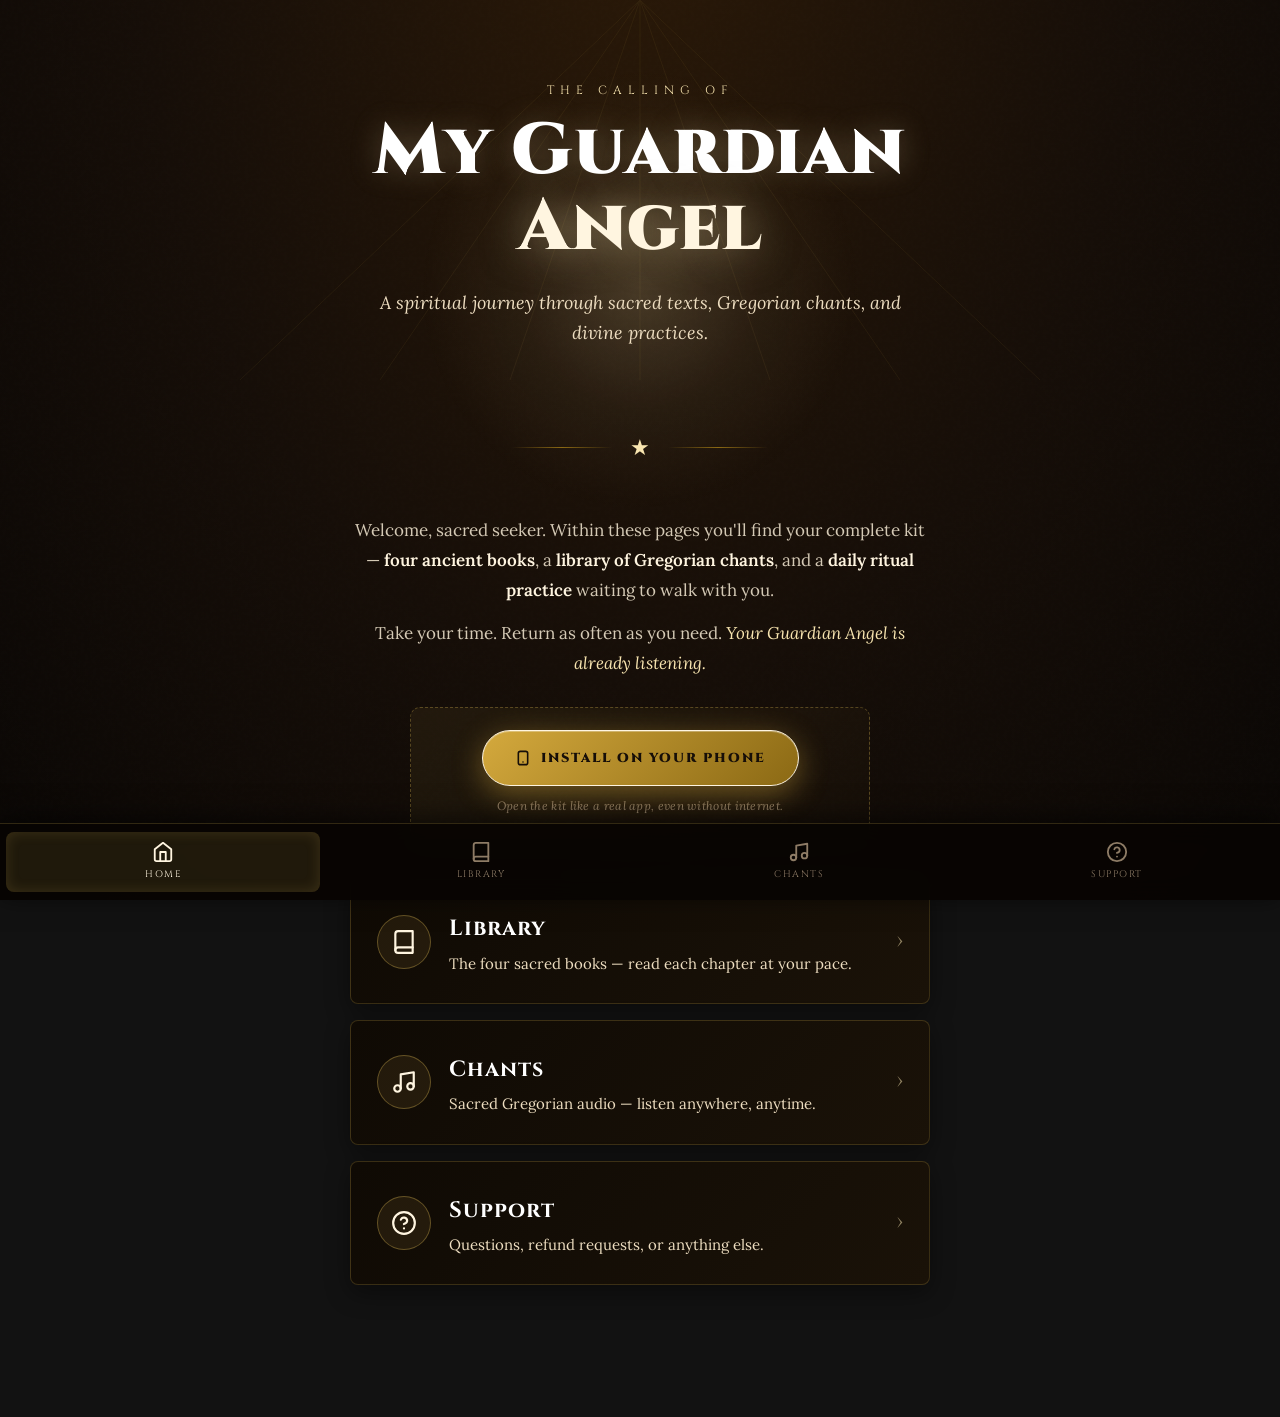
<file: index.html>
<!DOCTYPE html>
<html lang="en">
<head>
<meta charset="UTF-8">
<meta name="viewport" content="width=device-width, initial-scale=1.0">
<meta name="color-scheme" content="dark">
<meta name="theme-color" content="#160E08">
<meta name="apple-mobile-web-app-capable" content="yes">
<meta name="apple-mobile-web-app-status-bar-style" content="black-translucent">
<meta name="apple-mobile-web-app-title" content="My Angel">
<link rel="manifest" href="manifest.json">
<link rel="apple-touch-icon" href="apple-touch-icon.png">
<link rel="icon" type="image/png" sizes="32x32" href="favicon-32.png">
<title>The Calling of My Angel — A spiritual journey</title>
<meta property="og:title" content="The Calling of My Angel">
<meta property="og:description" content="A spiritual journey through sacred texts, Gregorian chants, and divine practices.">
<link rel="preconnect" href="https://fonts.googleapis.com">
<link rel="preconnect" href="https://fonts.gstatic.com" crossorigin>
<link href="https://fonts.googleapis.com/css2?family=Cinzel:wght@700;900&family=Lora:ital,wght@0,400;0,600;1,400&display=swap" rel="stylesheet">
<link rel="stylesheet" href="css/style.css">
</head>
<body>

<div class="dust" aria-hidden="true">
  <span></span><span></span><span></span><span></span><span></span><span></span>
  <span></span><span></span><span></span><span></span><span></span><span></span>
</div>

<svg class="rays" viewBox="0 0 800 380" xmlns="http://www.w3.org/2000/svg">
  <g transform="translate(400,0)">
    <line x1="0" y1="0" x2="-400" y2="380" stroke="#C9A84C" stroke-width="1"/>
    <line x1="0" y1="0" x2="-260" y2="380" stroke="#C9A84C" stroke-width="1"/>
    <line x1="0" y1="0" x2="-130" y2="380" stroke="#C9A84C" stroke-width="1"/>
    <line x1="0" y1="0" x2="0"    y2="380" stroke="#C9A84C" stroke-width="1"/>
    <line x1="0" y1="0" x2="130"  y2="380" stroke="#C9A84C" stroke-width="1"/>
    <line x1="0" y1="0" x2="260"  y2="380" stroke="#C9A84C" stroke-width="1"/>
    <line x1="0" y1="0" x2="400"  y2="380" stroke="#C9A84C" stroke-width="1"/>
  </g>
</svg>

<main class="shell">
  <header class="page-header">
    <p class="page-eyebrow">The Calling of</p>
    <h1 class="page-title">My Guardian <span class="accent">Angel</span></h1>
    <p class="page-sub">A spiritual journey through sacred texts, Gregorian chants, and divine practices.</p>
  </header>

  <div class="star-divider"><span>★</span></div>

  <!-- BRIEFING -->
  <section class="briefing">
    <p>
      Welcome, sacred seeker. Within these pages you'll find your complete kit —
      <strong>four ancient books</strong>, a <strong>library of Gregorian chants</strong>,
      and a <strong>daily ritual practice</strong> waiting to walk with you.
    </p>
    <p>
      Take your time. Return as often as you need.
      <em>Your Guardian Angel is already listening.</em>
    </p>
  </section>

  <!-- INSTALL APP — hidden when running as PWA -->
  <section class="install-cta" id="installCta">
    <button class="download-btn" id="installBtn" type="button">
      <svg width="18" height="18" viewBox="0 0 24 24" fill="none" stroke="currentColor" stroke-width="2.4" stroke-linecap="round" stroke-linejoin="round"><rect x="5" y="2" width="14" height="20" rx="3"/><line x1="12" y1="18" x2="12.01" y2="18"/></svg>
      Install on Your Phone
    </button>
    <p class="install-cta-note" id="installNote">Open the kit like a real app, even without internet.</p>
  </section>

  <!-- 3 MAIN HUB CARDS -->
  <section class="home-cards">
    <a class="home-card home-card-hero" href="library/index.html">
      <span class="home-card-icon">
        <svg viewBox="0 0 24 24" fill="none" stroke="currentColor" stroke-width="2" stroke-linecap="round" stroke-linejoin="round"><path d="M4 19.5A2.5 2.5 0 0 1 6.5 17H20"/><path d="M6.5 2H20v20H6.5A2.5 2.5 0 0 1 4 19.5v-15A2.5 2.5 0 0 1 6.5 2z"/></svg>
      </span>
      <div class="home-card-body">
        <h2 class="home-card-title">Library</h2>
        <p class="home-card-desc">The four sacred books — read each chapter at your pace.</p>
      </div>
      <span class="home-card-arrow">›</span>
    </a>

    <a class="home-card home-card-hero" href="chants/index.html">
      <span class="home-card-icon">
        <svg viewBox="0 0 24 24" fill="none" stroke="currentColor" stroke-width="2" stroke-linecap="round" stroke-linejoin="round"><path d="M9 18V5l12-2v13"/><circle cx="6" cy="18" r="3"/><circle cx="18" cy="16" r="3"/></svg>
      </span>
      <div class="home-card-body">
        <h2 class="home-card-title">Chants</h2>
        <p class="home-card-desc">Sacred Gregorian audio — listen anywhere, anytime.</p>
      </div>
      <span class="home-card-arrow">›</span>
    </a>

    <a class="home-card home-card-hero" href="support/index.html">
      <span class="home-card-icon">
        <svg viewBox="0 0 24 24" fill="none" stroke="currentColor" stroke-width="2" stroke-linecap="round" stroke-linejoin="round"><circle cx="12" cy="12" r="10"/><path d="M9.09 9a3 3 0 0 1 5.83 1c0 2-3 3-3 3"/><line x1="12" y1="17" x2="12.01" y2="17"/></svg>
      </span>
      <div class="home-card-body">
        <h2 class="home-card-title">Support</h2>
        <p class="home-card-desc">Questions, refund requests, or anything else.</p>
      </div>
      <span class="home-card-arrow">›</span>
    </a>
  </section>

</main>

<style>
  .briefing {
    max-width: 580px; margin: 0 auto 28px;
    text-align: center;
    font-family: 'Lora', Georgia, serif;
    font-size: clamp(15px, 2vw, 17px);
    line-height: 1.75;
    color: #D4C9B5;
  }
  .briefing p { margin-bottom: 14px; }
  .briefing p:last-child { margin-bottom: 0; }
  .briefing strong { color: var(--gold-light); font-weight: 600; }
  .briefing em { color: var(--gold); font-style: italic; }

  .install-cta {
    max-width: 460px; margin: 0 auto 40px;
    text-align: center;
    padding: 22px 18px;
    background: linear-gradient(135deg, rgba(201,168,76,0.08), rgba(201,168,76,0.02));
    border: 1px dashed rgba(201,168,76,0.35);
    border-radius: 10px;
  }
  .install-cta .download-btn { margin-bottom: 10px; }
  .install-cta-note {
    font-size: 12px; color: #8E7C66; font-style: italic;
    letter-spacing: 0.3px;
  }
  body.is-pwa .install-cta { display: none; }

  /* ===== iOS install guide ===== */
  .ios-guide {
    text-align: left;
    animation: iosGuideIn 0.4s ease-out;
  }
  @keyframes iosGuideIn { from { opacity: 0; transform: translateY(-8px); } to { opacity: 1; transform: translateY(0); } }
  .ios-guide-title {
    font-family: 'Cinzel', serif; font-size: 13px; letter-spacing: 3px;
    text-transform: uppercase; color: var(--gold);
    text-align: center; margin-bottom: 18px;
    text-shadow: 0 0 10px rgba(248,229,176,0.4);
  }
  .ios-guide-steps {
    list-style: none; padding: 0; margin: 0 0 18px;
    display: flex; flex-direction: column; gap: 14px;
  }
  .ios-guide-steps li {
    display: flex; align-items: flex-start; gap: 12px;
    font-family: 'Lora', serif; font-size: 14px;
    line-height: 1.55; color: var(--cream);
  }
  .ios-step-num {
    flex: 0 0 28px; height: 28px;
    border-radius: 50%;
    background: linear-gradient(135deg, var(--gold-light) 0%, var(--gold-warm, #D4A93D) 100%);
    color: #160E08;
    display: flex; align-items: center; justify-content: center;
    font-family: 'Cinzel', serif; font-weight: 900; font-size: 13px;
    box-shadow: 0 0 12px rgba(248,229,176,0.5);
  }
  .ios-step-text strong { color: var(--gold-light); }
  .ios-share-icon {
    display: inline-flex; align-items: center; justify-content: center;
    width: 26px; height: 26px;
    border-radius: 5px;
    background: rgba(0,122,255,0.18);
    border: 1px solid rgba(0,122,255,0.6);
    color: #4DA3FF;
    vertical-align: middle;
    margin: 0 3px;
  }
  .ios-guide-arrows {
    display: flex; justify-content: center; gap: 8px;
    margin: 4px 0 8px;
    font-size: 26px; color: var(--gold-light);
    text-shadow: 0 0 14px rgba(248,229,176,0.6);
  }
  .ios-guide-arrows span {
    animation: bounceDown 1.4s ease-in-out infinite;
  }
  .ios-guide-arrows span:nth-child(2) { animation-delay: 0.15s; }
  .ios-guide-arrows span:nth-child(3) { animation-delay: 0.30s; }
  @keyframes bounceDown {
    0%, 100% { transform: translateY(0); opacity: 0.4; }
    50%      { transform: translateY(8px); opacity: 1; }
  }
  .ios-guide-bottom-hint {
    text-align: center;
    font-family: 'Lora', serif; font-size: 12px;
    color: var(--gold); font-style: italic;
    letter-spacing: 0.5px; margin: 0;
  }
  .ios-guide-bottom-hint svg { color: #4DA3FF; }

  /* Bigger hero cards for the 3 hub items */
  .home-card-hero { padding: 28px 26px; align-items: center; }
  .home-card-hero .home-card-icon { width: 54px; height: 54px; flex-basis: 54px; }
  .home-card-hero .home-card-icon svg { width: 26px; height: 26px; }
  .home-card-hero .home-card-title { font-size: 22px; margin-bottom: 4px; }
  .home-card-hero .home-card-desc { font-size: 15px; }
  .home-card-arrow {
    font-family: 'Cinzel', serif; font-size: 26px;
    color: var(--gold); opacity: 0.55;
    margin-left: auto; padding-left: 10px;
    transition: transform 0.2s, opacity 0.2s;
  }
  .home-card-hero:hover .home-card-arrow { transform: translateX(4px); opacity: 1; }
</style>

<script>
  (function() {
    // Hide if already running as installed PWA
    if (window.matchMedia('(display-mode: standalone)').matches
        || window.navigator.standalone === true) {
      document.body.classList.add('is-pwa');
      return;
    }

    var ua = (navigator.userAgent || '').toLowerCase();
    var isIOS = /iphone|ipad|ipod/.test(ua) && !window.MSStream;
    var btn = document.getElementById('installBtn');
    var note = document.getElementById('installNote');
    var deferredPrompt = null;

    // Listen for Android/Chrome install prompt
    window.addEventListener('beforeinstallprompt', function(e) {
      e.preventDefault();
      deferredPrompt = e;
    });

    btn.addEventListener('click', function() {
      // Android (or any browser supporting the prompt API)
      if (deferredPrompt) {
        deferredPrompt.prompt();
        deferredPrompt.userChoice.then(function(choice) {
          if (choice.outcome === 'accepted') {
            document.getElementById('installCta').style.display = 'none';
          }
          deferredPrompt = null;
        });
        return;
      }
      // iOS Safari — show rich visual instructions
      if (isIOS) {
        showIOSGuide();
        return;
      }
      // Desktop or unsupported browser
      note.innerHTML = 'Open this page on your <strong>iPhone or Android</strong> to install the app.';
    });

    // Hide button automatically once installed
    window.addEventListener('appinstalled', function() {
      document.getElementById('installCta').style.display = 'none';
    });

    function showIOSGuide() {
      var cta = document.getElementById('installCta');
      cta.innerHTML =
        '<div class="ios-guide">' +
          '<p class="ios-guide-title">📱 Install on Your iPhone</p>' +
          '<ol class="ios-guide-steps">' +
            '<li>' +
              '<span class="ios-step-num">1</span>' +
              '<span class="ios-step-text">Tap the <strong>Share</strong> button ' +
                '<span class="ios-share-icon" aria-hidden="true">' +
                  '<svg width="14" height="18" viewBox="0 0 14 18" fill="none" xmlns="http://www.w3.org/2000/svg">' +
                    '<path d="M7 1L7 11M7 1L3 5M7 1L11 5" stroke="currentColor" stroke-width="1.6" stroke-linecap="round" stroke-linejoin="round"/>' +
                    '<rect x="1" y="7" width="12" height="10" rx="2" stroke="currentColor" stroke-width="1.6"/>' +
                  '</svg>' +
                '</span>' +
                ' at the bottom of Safari.</span>' +
            '</li>' +
            '<li>' +
              '<span class="ios-step-num">2</span>' +
              '<span class="ios-step-text">Scroll down and tap <strong>"Add to Home Screen"</strong>.</span>' +
            '</li>' +
            '<li>' +
              '<span class="ios-step-num">3</span>' +
              '<span class="ios-step-text">Tap <strong>"Add"</strong> — done!</span>' +
            '</li>' +
          '</ol>' +
          '<div class="ios-guide-arrows" aria-hidden="true">' +
            '<span>↓</span><span>↓</span><span>↓</span>' +
          '</div>' +
          '<p class="ios-guide-bottom-hint">Look for the <svg width="13" height="16" viewBox="0 0 14 18" fill="none" style="display:inline-block;vertical-align:-3px;margin:0 2px;"><path d="M7 1L7 11M7 1L3 5M7 1L11 5" stroke="currentColor" stroke-width="1.6" stroke-linecap="round" stroke-linejoin="round"/><rect x="1" y="7" width="12" height="10" rx="2" stroke="currentColor" stroke-width="1.6"/></svg> icon below ↓</p>' +
        '</div>';
    }
  })();
</script>

<nav class="bottom-nav" aria-label="Primary">
  <div class="bottom-nav-inner">
    <a class="nav-item active" href="index.html">
      <svg width="22" height="22" viewBox="0 0 24 24" fill="none" stroke="currentColor" stroke-width="2" stroke-linecap="round" stroke-linejoin="round"><path d="M3 9l9-7 9 7v11a2 2 0 0 1-2 2H5a2 2 0 0 1-2-2z"/><polyline points="9 22 9 12 15 12 15 22"/></svg>
      Home
    </a>
    <a class="nav-item" href="library/index.html">
      <svg width="22" height="22" viewBox="0 0 24 24" fill="none" stroke="currentColor" stroke-width="2" stroke-linecap="round" stroke-linejoin="round"><path d="M4 19.5A2.5 2.5 0 0 1 6.5 17H20"/><path d="M6.5 2H20v20H6.5A2.5 2.5 0 0 1 4 19.5v-15A2.5 2.5 0 0 1 6.5 2z"/></svg>
      Library
    </a>
    <a class="nav-item" href="chants/index.html">
      <svg width="22" height="22" viewBox="0 0 24 24" fill="none" stroke="currentColor" stroke-width="2" stroke-linecap="round" stroke-linejoin="round"><path d="M9 18V5l12-2v13"/><circle cx="6" cy="18" r="3"/><circle cx="18" cy="16" r="3"/></svg>
      Chants
    </a>
    <a class="nav-item" href="support/index.html">
      <svg width="22" height="22" viewBox="0 0 24 24" fill="none" stroke="currentColor" stroke-width="2" stroke-linecap="round" stroke-linejoin="round"><circle cx="12" cy="12" r="10"/><path d="M9.09 9a3 3 0 0 1 5.83 1c0 2-3 3-3 3"/><line x1="12" y1="17" x2="12.01" y2="17"/></svg>
      Support
    </a>
  </div>
</nav>

</body>
</html>
</file>
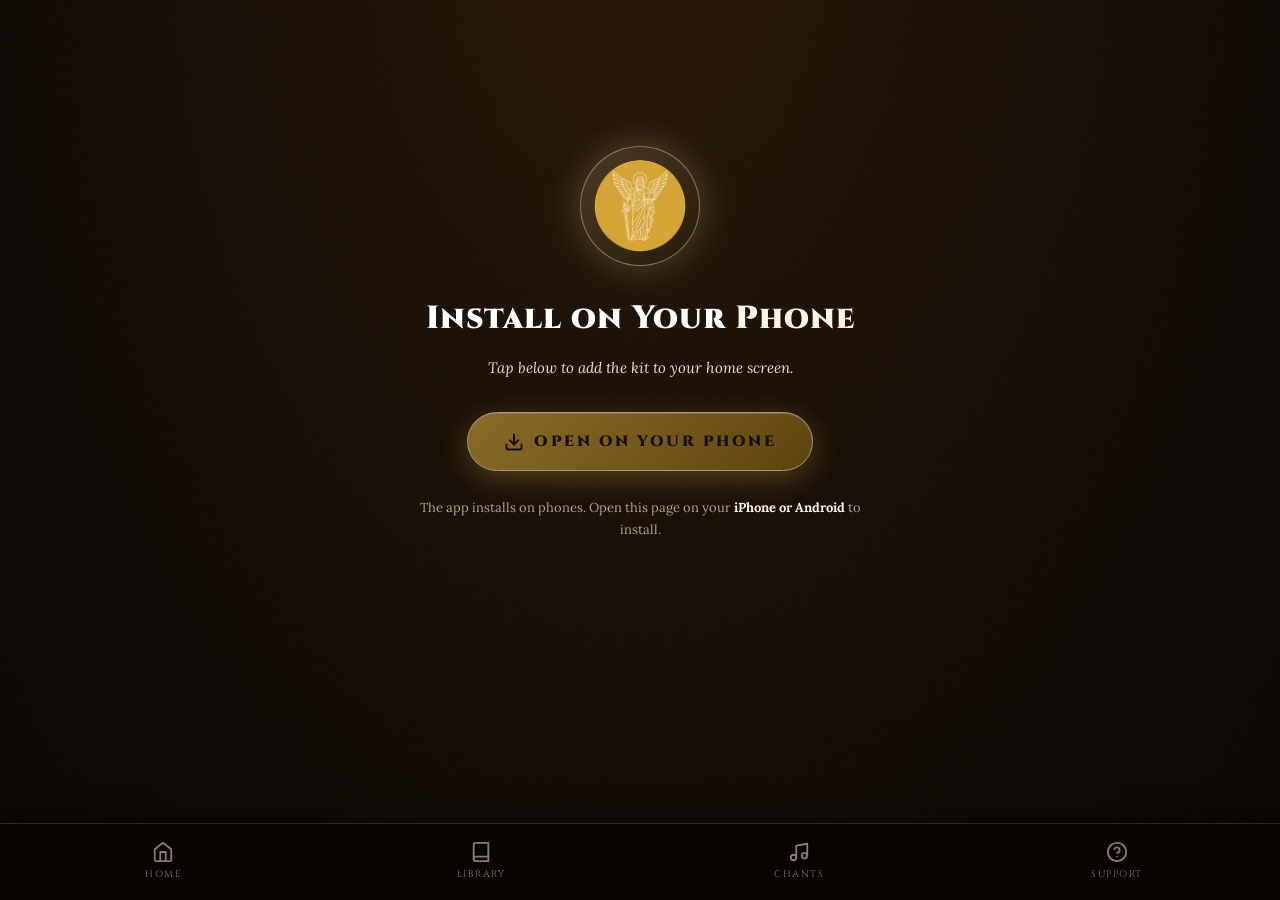
<file: app/index.html>
<!DOCTYPE html>
<html lang="en">
<head>
<meta charset="UTF-8">
<meta name="viewport" content="width=device-width, initial-scale=1.0">
<meta name="color-scheme" content="dark">
<title>Install the App — The Calling of My Angel</title>
<meta name="apple-mobile-web-app-capable" content="yes">
<meta name="apple-mobile-web-app-status-bar-style" content="black-translucent">
<meta name="apple-mobile-web-app-title" content="My Angel">
<meta name="theme-color" content="#160E08">
<link rel="manifest" href="../manifest.json">
<link rel="apple-touch-icon" href="../apple-touch-icon.png">
<link rel="preconnect" href="https://fonts.googleapis.com">
<link rel="preconnect" href="https://fonts.gstatic.com" crossorigin>
<link href="https://fonts.googleapis.com/css2?family=Cinzel:wght@700;900&family=Lora:ital,wght@0,400;0,600;1,400&display=swap" rel="stylesheet">
<link rel="stylesheet" href="../css/style.css">
<style>
  .install-wrap {
    max-width: 520px; margin: 60px auto 40px;
    text-align: center;
    padding: 36px 28px;
  }
  .install-icon-wrap {
    width: 120px; height: 120px;
    margin: 0 auto 26px;
    border-radius: 50%;
    background: linear-gradient(135deg, rgba(248,229,176,0.18), rgba(201,168,76,0.04));
    border: 1.5px solid rgba(248,229,176,0.4);
    box-shadow: 0 0 40px rgba(248,229,176,0.25);
    display: flex; align-items: center; justify-content: center;
  }
  .install-icon-wrap img { width: 92px; height: 92px; border-radius: 50%; }
  .install-title {
    font-family: 'Cinzel', serif; font-size: clamp(24px, 4vw, 32px);
    font-weight: 900; color: var(--white); margin-bottom: 10px; letter-spacing: 1px;
  }
  .install-title .gold { color: var(--gold-light); }
  .install-sub {
    font-size: 15px; color: var(--muted); font-style: italic;
    margin-bottom: 32px; line-height: 1.6;
  }
  .install-action {
    display: inline-flex; align-items: center; justify-content: center; gap: 10px;
    padding: 18px 36px;
    background: linear-gradient(135deg, #D4A93D 0%, #8B6914 100%);
    color: #160E08;
    font-family: 'Cinzel', serif; font-size: 15px; font-weight: 900;
    letter-spacing: 2.5px; text-transform: uppercase;
    border-radius: 40px; border: 1px solid var(--gold-light);
    box-shadow: 0 8px 30px rgba(212,169,61,0.5), inset 0 1px 0 rgba(255,255,255,0.35);
    cursor: pointer; transition: transform 0.2s, box-shadow 0.2s;
    min-width: 260px;
  }
  .install-action:hover:not(:disabled) {
    transform: translateY(-2px);
    box-shadow: 0 12px 40px rgba(212,169,61,0.65);
  }
  .install-action:disabled { opacity: 0.5; cursor: not-allowed; }
  .install-action svg { width: 20px; height: 20px; }

  .install-hint {
    margin-top: 26px;
    font-size: 13px; color: #B5A37F;
    line-height: 1.7;
  }
  .install-hint strong { color: var(--gold-light); }
  .install-success {
    color: #7BC97D;
    font-family: 'Cinzel', serif; font-size: 13px; letter-spacing: 2px;
    text-transform: uppercase;
    margin-top: 20px; display: none;
  }
  .install-success.show { display: block; }
</style>
</head>
<body>

<div class="dust" aria-hidden="true">
  <span></span><span></span><span></span><span></span><span></span><span></span>
  <span></span><span></span><span></span><span></span><span></span><span></span>
</div>

<main class="shell">
  <div class="install-wrap">
    <div class="install-icon-wrap">
      <img src="../icon-192.png" alt="">
    </div>
    <h1 class="install-title">Install on Your <span class="gold">Phone</span></h1>
    <p class="install-sub">Tap below to add the kit to your home screen.</p>

    <button class="install-action" id="installBtn" type="button">
      <svg viewBox="0 0 24 24" fill="none" stroke="currentColor" stroke-width="2.4" stroke-linecap="round" stroke-linejoin="round"><path d="M21 15v4a2 2 0 0 1-2 2H5a2 2 0 0 1-2-2v-4"/><polyline points="7 10 12 15 17 10"/><line x1="12" y1="15" x2="12" y2="3"/></svg>
      <span id="installBtnText">Install Now</span>
    </button>

    <p class="install-hint" id="installHint"></p>
    <p class="install-success" id="installSuccess">✓ App is installed</p>
  </div>
</main>

<nav class="bottom-nav" aria-label="Primary">
  <div class="bottom-nav-inner">
    <a class="nav-item" href="../index.html">
      <svg width="22" height="22" viewBox="0 0 24 24" fill="none" stroke="currentColor" stroke-width="2" stroke-linecap="round" stroke-linejoin="round"><path d="M3 9l9-7 9 7v11a2 2 0 0 1-2 2H5a2 2 0 0 1-2-2z"/><polyline points="9 22 9 12 15 12 15 22"/></svg>
      Home
    </a>
    <a class="nav-item" href="../library/index.html">
      <svg width="22" height="22" viewBox="0 0 24 24" fill="none" stroke="currentColor" stroke-width="2" stroke-linecap="round" stroke-linejoin="round"><path d="M4 19.5A2.5 2.5 0 0 1 6.5 17H20"/><path d="M6.5 2H20v20H6.5A2.5 2.5 0 0 1 4 19.5v-15A2.5 2.5 0 0 1 6.5 2z"/></svg>
      Library
    </a>
    <a class="nav-item" href="../chants/index.html">
      <svg width="22" height="22" viewBox="0 0 24 24" fill="none" stroke="currentColor" stroke-width="2" stroke-linecap="round" stroke-linejoin="round"><path d="M9 18V5l12-2v13"/><circle cx="6" cy="18" r="3"/><circle cx="18" cy="16" r="3"/></svg>
      Chants
    </a>
    <a class="nav-item" href="../support/index.html">
      <svg width="22" height="22" viewBox="0 0 24 24" fill="none" stroke="currentColor" stroke-width="2" stroke-linecap="round" stroke-linejoin="round"><circle cx="12" cy="12" r="10"/><path d="M9.09 9a3 3 0 0 1 5.83 1c0 2-3 3-3 3"/><line x1="12" y1="17" x2="12.01" y2="17"/></svg>
      Support
    </a>
  </div>
</nav>

<script>
  (function() {
    var ua = (navigator.userAgent || '').toLowerCase();
    var isIOS = /iphone|ipad|ipod/.test(ua);
    var isAndroid = /android/.test(ua);
    var isStandalone = window.matchMedia('(display-mode: standalone)').matches
                    || window.navigator.standalone === true;

    var btn = document.getElementById('installBtn');
    var btnText = document.getElementById('installBtnText');
    var hint = document.getElementById('installHint');
    var success = document.getElementById('installSuccess');

    if (isStandalone) {
      btn.style.display = 'none';
      success.classList.add('show');
      hint.innerHTML = 'You are already using the app.';
      return;
    }

    var deferredPrompt = null;

    if (isIOS) {
      btnText.textContent = 'How to Install';
      hint.innerHTML = '<strong>iPhone:</strong> Tap the <strong>Share</strong> button at the bottom of Safari, scroll down, and select <strong>"Add to Home Screen"</strong>.';
      btn.addEventListener('click', function() {
        hint.style.background = 'rgba(201,168,76,0.08)';
        hint.style.padding = '14px 16px';
        hint.style.borderRadius = '6px';
        hint.style.border = '1px solid rgba(201,168,76,0.3)';
      });
    } else if (isAndroid) {
      btn.disabled = true;
      btnText.textContent = 'Loading...';
      hint.innerHTML = 'Preparing the installer...';

      window.addEventListener('beforeinstallprompt', function(e) {
        e.preventDefault();
        deferredPrompt = e;
        btn.disabled = false;
        btnText.textContent = 'Install Now';
        hint.innerHTML = 'Tap above — the kit will appear on your home screen.';
      });

      setTimeout(function() {
        if (!deferredPrompt) {
          btn.disabled = false;
          btnText.textContent = 'How to Install';
          hint.innerHTML = '<strong>Android:</strong> Open the menu (⋮) in Chrome and tap <strong>"Add to Home Screen"</strong> or <strong>"Install app"</strong>.';
        }
      }, 1500);

      btn.addEventListener('click', function() {
        if (!deferredPrompt) return;
        deferredPrompt.prompt();
        deferredPrompt.userChoice.then(function(choice) {
          if (choice.outcome === 'accepted') {
            btn.style.display = 'none';
            success.classList.add('show');
          }
          deferredPrompt = null;
        });
      });
    } else {
      // Desktop
      btnText.textContent = 'Open on Your Phone';
      btn.disabled = true;
      btn.style.opacity = '0.6';
      btn.style.cursor = 'default';
      hint.innerHTML = 'The app installs on phones. Open this page on your <strong>iPhone or Android</strong> to install.';
    }

    window.addEventListener('appinstalled', function() {
      btn.style.display = 'none';
      success.classList.add('show');
    });
  })();
</script>

</body>
</html>
</file>
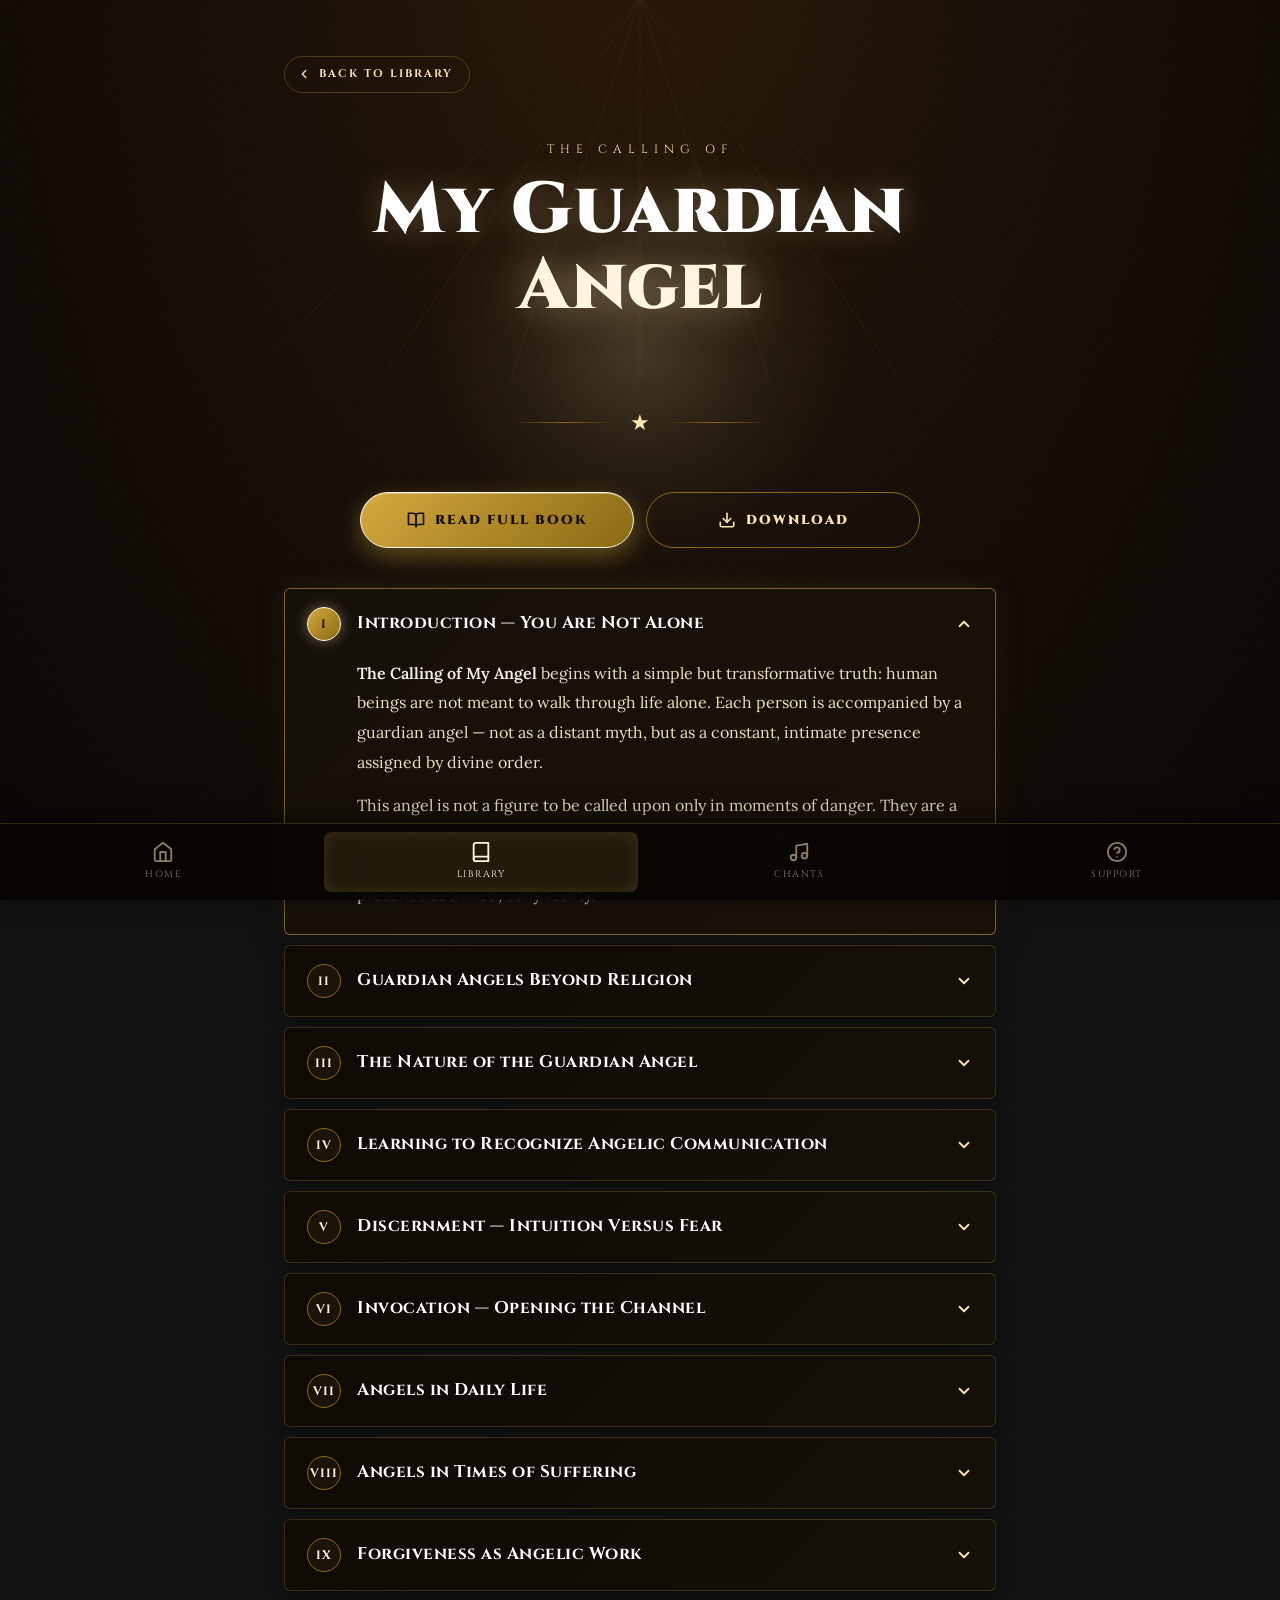
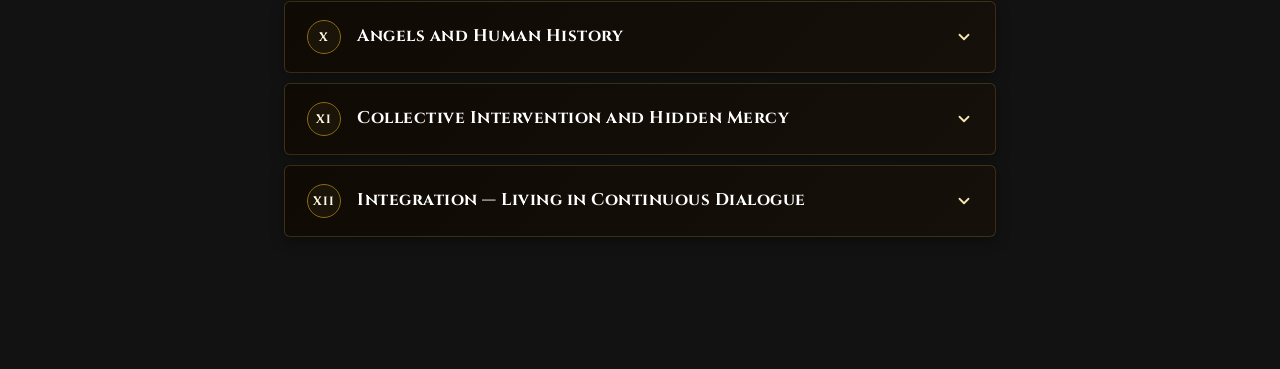
<file: calling/index.html>
<!DOCTYPE html>
<html lang="en">
<head>
<meta charset="UTF-8">
<meta name="viewport" content="width=device-width, initial-scale=1.0">
<meta name="color-scheme" content="dark">
<title>The Calling of My Angel</title>
<meta property="og:title" content="The Calling of My Angel">
<meta property="og:description" content="A guide to connecting with your Guardian Angel">
<link rel="preconnect" href="https://fonts.googleapis.com">
<link rel="preconnect" href="https://fonts.gstatic.com" crossorigin>
<link href="https://fonts.googleapis.com/css2?family=Cinzel:wght@700;900&family=Lora:ital,wght@0,400;0,600;1,400&display=swap" rel="stylesheet">
<link rel="stylesheet" href="../css/style.css">
</head>
<body>

<div class="dust" aria-hidden="true">
  <span></span><span></span><span></span><span></span><span></span><span></span>
  <span></span><span></span><span></span><span></span><span></span><span></span>
</div>

<svg class="rays" viewBox="0 0 800 380" xmlns="http://www.w3.org/2000/svg">
  <g transform="translate(400,0)">
    <line x1="0" y1="0" x2="-400" y2="380" stroke="#C9A84C" stroke-width="1"/>
    <line x1="0" y1="0" x2="-260" y2="380" stroke="#C9A84C" stroke-width="1"/>
    <line x1="0" y1="0" x2="-130" y2="380" stroke="#C9A84C" stroke-width="1"/>
    <line x1="0" y1="0" x2="0"    y2="380" stroke="#C9A84C" stroke-width="1"/>
    <line x1="0" y1="0" x2="130"  y2="380" stroke="#C9A84C" stroke-width="1"/>
    <line x1="0" y1="0" x2="260"  y2="380" stroke="#C9A84C" stroke-width="1"/>
    <line x1="0" y1="0" x2="400"  y2="380" stroke="#C9A84C" stroke-width="1"/>
  </g>
</svg>

<main class="shell">
  <a class="back-to-library" href="../library/index.html">
    <svg width="14" height="14" viewBox="0 0 24 24" fill="none" stroke="currentColor" stroke-width="2.4" stroke-linecap="round" stroke-linejoin="round"><polyline points="15 18 9 12 15 6"/></svg>
    Back to Library
  </a>

  <header class="page-header">
    <p class="page-eyebrow">The Calling of</p>
    <h1 class="page-title">My Guardian <span class="accent">Angel</span></h1>
  </header>

  <div class="star-divider"><span>★</span></div>

  <div class="pdf-actions">
    <a class="pdf-btn" href="../pdfs/The Calling of My Angel.pdf" target="_blank" rel="noopener">
      <svg width="18" height="18" viewBox="0 0 24 24" fill="none" stroke="currentColor" stroke-width="2.2" stroke-linecap="round" stroke-linejoin="round"><path d="M2 3h6a4 4 0 0 1 4 4v14a3 3 0 0 0-3-3H2z"/><path d="M22 3h-6a4 4 0 0 0-4 4v14a3 3 0 0 1 3-3h7z"/></svg>
      Read Full Book
    </a>
    <a class="pdf-btn pdf-btn-secondary" href="../pdfs/The Calling of My Angel.pdf" download>
      <svg width="18" height="18" viewBox="0 0 24 24" fill="none" stroke="currentColor" stroke-width="2.2" stroke-linecap="round" stroke-linejoin="round"><path d="M21 15v4a2 2 0 0 1-2 2H5a2 2 0 0 1-2-2v-4"/><polyline points="7 10 12 15 17 10"/><line x1="12" y1="15" x2="12" y2="3"/></svg>
      Download
    </a>
  </div>

  <div class="accordion">
    <article class="acc-item open">
      <button class="acc-trigger" type="button">
        <span class="acc-num">I</span>
        <span class="acc-title">Introduction — You Are Not Alone</span>
        <svg class="acc-caret" width="18" height="18" viewBox="0 0 24 24" fill="none" stroke="currentColor" stroke-width="2.4" stroke-linecap="round" stroke-linejoin="round"><polyline points="6 9 12 15 18 9"/></svg>
      </button>
      <div class="acc-body">
        <p><strong>The Calling of My Angel</strong> begins with a simple but transformative truth: human beings are not meant to walk through life alone. Each person is accompanied by a guardian angel — not as a distant myth, but as a constant, intimate presence assigned by divine order.</p>
        <p>This angel is not a figure to be called upon only in moments of danger. They are a lifelong companion who has witnessed every joy, fear, failure, and silent prayer. The book invites the reader to move beyond abstract belief and rediscover angelic presence as a lived, daily reality.</p>
      </div>
    </article>

    <article class="acc-item">
      <button class="acc-trigger" type="button">
        <span class="acc-num">II</span>
        <span class="acc-title">Guardian Angels Beyond Religion</span>
        <svg class="acc-caret" width="18" height="18" viewBox="0 0 24 24" fill="none" stroke="currentColor" stroke-width="2.4" stroke-linecap="round" stroke-linejoin="round"><polyline points="6 9 12 15 18 9"/></svg>
      </button>
      <div class="acc-body">
        <p>The text expands the idea of guardian angels beyond religious boundaries. While Christianity, Judaism, Islam, and other traditions preserved the language of angels, the experience of spiritual guardianship predates and transcends doctrine.</p>
        <p>Across civilizations — from ancient Mesopotamia and Egypt to Eastern traditions and indigenous cultures — humanity has consistently recognized protective spiritual presences. This universal continuity suggests that guardian angels are not inventions of religion, but a shared human intuition: that guidance and protection accompany life itself.</p>
      </div>
    </article>

    <article class="acc-item">
      <button class="acc-trigger" type="button">
        <span class="acc-num">III</span>
        <span class="acc-title">The Nature of the Guardian Angel</span>
        <svg class="acc-caret" width="18" height="18" viewBox="0 0 24 24" fill="none" stroke="currentColor" stroke-width="2.4" stroke-linecap="round" stroke-linejoin="round"><polyline points="6 9 12 15 18 9"/></svg>
      </button>
      <div class="acc-body">
        <p>A guardian angel is described as both cosmic and personal. They reflect divine order in the universe, yet walk beside the individual in intimate ways. They are not worshipped, commanded, or manipulated. Their role is guidance, protection, and growth.</p>
        <p>The angel does not override free will. Instead, they whisper, restrain, illuminate, and open doors — always respecting human freedom. Their voice is marked by peace, clarity, and encouragement, never fear, condemnation, or confusion.</p>
      </div>
    </article>

    <article class="acc-item">
      <button class="acc-trigger" type="button">
        <span class="acc-num">IV</span>
        <span class="acc-title">Learning to Recognize Angelic Communication</span>
        <svg class="acc-caret" width="18" height="18" viewBox="0 0 24 24" fill="none" stroke="currentColor" stroke-width="2.4" stroke-linecap="round" stroke-linejoin="round"><polyline points="6 9 12 15 18 9"/></svg>
      </button>
      <div class="acc-body">
        <p>One of the core teachings of the book is that angels communicate subtly. Guidance rarely arrives as dramatic visions. Instead, it appears through intuition, symbols, dreams, synchronicities, and inner impressions.</p>
        <p>Feathers, repeating numbers, meaningful coincidences, words overheard at the right moment, sudden clarity during confusion — these are described as the &ldquo;alphabet&rdquo; of angelic presence. Recognition depends not on obsession, but on resonance: true signs bring calm, not anxiety.</p>
      </div>
    </article>

    <article class="acc-item">
      <button class="acc-trigger" type="button">
        <span class="acc-num">V</span>
        <span class="acc-title">Discernment — Intuition Versus Fear</span>
        <svg class="acc-caret" width="18" height="18" viewBox="0 0 24 24" fill="none" stroke="currentColor" stroke-width="2.4" stroke-linecap="round" stroke-linejoin="round"><polyline points="6 9 12 15 18 9"/></svg>
      </button>
      <div class="acc-body">
        <p>A crucial distinction is made between intuition and fear. Fear is urgent, chaotic, and heavy. Angelic intuition is calm, steady, and clear. The book teaches practices to refine discernment, helping the reader recognize the quiet authority of genuine guidance.</p>
        <p>Journaling becomes a sacred tool: recording dreams, signs, and inner impressions over time reveals patterns. What once felt random becomes a coherent dialogue, proving that guidance was present even when unnoticed.</p>
      </div>
    </article>

    <article class="acc-item">
      <button class="acc-trigger" type="button">
        <span class="acc-num">VI</span>
        <span class="acc-title">Invocation — Opening the Channel</span>
        <svg class="acc-caret" width="18" height="18" viewBox="0 0 24 24" fill="none" stroke="currentColor" stroke-width="2.4" stroke-linecap="round" stroke-linejoin="round"><polyline points="6 9 12 15 18 9"/></svg>
      </button>
      <div class="acc-body">
        <p>Invocation is presented as a universal spiritual practice found across cultures and centuries. Calling upon one's guardian angel is not an act of command, but of alignment.</p>
        <p>Whether through prayer, meditation, simple words, or silent intention, invocation opens awareness to a presence that is already near. Even the briefest invocation — &ldquo;Guardian angel, walk with me today&rdquo; — is described as powerful when offered with sincerity.</p>
      </div>
    </article>

    <article class="acc-item">
      <button class="acc-trigger" type="button">
        <span class="acc-num">VII</span>
        <span class="acc-title">Angels in Daily Life</span>
        <svg class="acc-caret" width="18" height="18" viewBox="0 0 24 24" fill="none" stroke="currentColor" stroke-width="2.4" stroke-linecap="round" stroke-linejoin="round"><polyline points="6 9 12 15 18 9"/></svg>
      </button>
      <div class="acc-body">
        <p>The book emphasizes that angelic guidance is not confined to rituals or sacred spaces. Angels weave messages into ordinary life: conversations, books, songs, delays, chance encounters, and moments of unexpected beauty.</p>
        <p>Living with expectancy — without forcing meaning — awakens perception. Life begins to feel less random and more purposeful, infused with subtle coherence.</p>
      </div>
    </article>

    <article class="acc-item">
      <button class="acc-trigger" type="button">
        <span class="acc-num">VIII</span>
        <span class="acc-title">Angels in Times of Suffering</span>
        <svg class="acc-caret" width="18" height="18" viewBox="0 0 24 24" fill="none" stroke="currentColor" stroke-width="2.4" stroke-linecap="round" stroke-linejoin="round"><polyline points="6 9 12 15 18 9"/></svg>
      </button>
      <div class="acc-body">
        <p>During difficult seasons — loss, illness, betrayal, despair, or spiritual dryness — the guardian angel draws closest. Their role is not to erase pain, but to sustain faith.</p>
        <p>They provide silent reassurance, reframe suffering with meaning, and strengthen endurance when human strength fails. Faith, the book explains, often survives not as joy but as persistence — a quiet refusal to surrender to bitterness.</p>
      </div>
    </article>

    <article class="acc-item">
      <button class="acc-trigger" type="button">
        <span class="acc-num">IX</span>
        <span class="acc-title">Forgiveness as Angelic Work</span>
        <svg class="acc-caret" width="18" height="18" viewBox="0 0 24 24" fill="none" stroke="currentColor" stroke-width="2.4" stroke-linecap="round" stroke-linejoin="round"><polyline points="6 9 12 15 18 9"/></svg>
      </button>
      <div class="acc-body">
        <p>Forgiveness is portrayed as one of the most difficult and transformative spiritual acts. The guardian angel assists by offering perspective, strength, and emotional release.</p>
        <p>Forgiveness does not deny injustice. It releases the heart from captivity. With angelic guidance, forgiveness becomes a process rather than a demand, gradually replacing resentment with peace and freedom.</p>
      </div>
    </article>

    <article class="acc-item">
      <button class="acc-trigger" type="button">
        <span class="acc-num">X</span>
        <span class="acc-title">Angels and Human History</span>
        <svg class="acc-caret" width="18" height="18" viewBox="0 0 24 24" fill="none" stroke="currentColor" stroke-width="2.4" stroke-linecap="round" stroke-linejoin="round"><polyline points="6 9 12 15 18 9"/></svg>
      </button>
      <div class="acc-body">
        <p>The book expands from personal guidance to collective guardianship. Just as individuals have guardian angels, so do peoples, cultures, and civilizations.</p>
        <p>Angels are described as custodians of collective memory, wisdom, and identity. They preserve sacred knowledge through exile, collapse, and upheaval. The rise and fall of civilizations are presented not only as political events, but as spiritual responses to alignment or rejection of higher guidance.</p>
      </div>
    </article>

    <article class="acc-item">
      <button class="acc-trigger" type="button">
        <span class="acc-num">XI</span>
        <span class="acc-title">Collective Intervention and Hidden Mercy</span>
        <svg class="acc-caret" width="18" height="18" viewBox="0 0 24 24" fill="none" stroke="currentColor" stroke-width="2.4" stroke-linecap="round" stroke-linejoin="round"><polyline points="6 9 12 15 18 9"/></svg>
      </button>
      <div class="acc-body">
        <p>Moments in history when destruction was restrained, wisdom preserved, or conscience awakened are interpreted as collective angelic intervention.</p>
        <p>Collapse itself is sometimes described as hidden mercy — pruning that prevents deeper corruption and redistributes wisdom across humanity. Nothing essential is ever lost. Forms perish; essence endures.</p>
      </div>
    </article>

    <article class="acc-item">
      <button class="acc-trigger" type="button">
        <span class="acc-num">XII</span>
        <span class="acc-title">Integration — Living in Continuous Dialogue</span>
        <svg class="acc-caret" width="18" height="18" viewBox="0 0 24 24" fill="none" stroke="currentColor" stroke-width="2.4" stroke-linecap="round" stroke-linejoin="round"><polyline points="6 9 12 15 18 9"/></svg>
      </button>
      <div class="acc-body">
        <p>The book concludes by emphasizing integration. Angelic encounters are not meant to remain isolated experiences. They are seeds meant to transform daily life into continuous dialogue.</p>
        <p>Through gratitude, journaling, attentiveness, and fidelity, the relationship with the guardian angel matures from occasional awareness into constant companionship. The final blessing of walking with one's guardian angel is not a life without struggle, but a life never abandoned.</p>
        <p><em>Every joy is magnified, every sorrow transfigured, and every step accompanied.</em></p>
      </div>
    </article>
  </div>

</main>

<nav class="bottom-nav" aria-label="Primary">
  <div class="bottom-nav-inner">
    <a class="nav-item" href="../index.html">
      <svg width="22" height="22" viewBox="0 0 24 24" fill="none" stroke="currentColor" stroke-width="2" stroke-linecap="round" stroke-linejoin="round"><path d="M3 9l9-7 9 7v11a2 2 0 0 1-2 2H5a2 2 0 0 1-2-2z"/><polyline points="9 22 9 12 15 12 15 22"/></svg>
      Home
    </a>
    <a class="nav-item active" href="../library/index.html">
      <svg width="22" height="22" viewBox="0 0 24 24" fill="none" stroke="currentColor" stroke-width="2" stroke-linecap="round" stroke-linejoin="round"><path d="M4 19.5A2.5 2.5 0 0 1 6.5 17H20"/><path d="M6.5 2H20v20H6.5A2.5 2.5 0 0 1 4 19.5v-15A2.5 2.5 0 0 1 6.5 2z"/></svg>
      Library
    </a>
    <a class="nav-item" href="../chants/index.html">
      <svg width="22" height="22" viewBox="0 0 24 24" fill="none" stroke="currentColor" stroke-width="2" stroke-linecap="round" stroke-linejoin="round"><path d="M9 18V5l12-2v13"/><circle cx="6" cy="18" r="3"/><circle cx="18" cy="16" r="3"/></svg>
      Chants
    </a>
    <a class="nav-item" href="../support/index.html">
      <svg width="22" height="22" viewBox="0 0 24 24" fill="none" stroke="currentColor" stroke-width="2" stroke-linecap="round" stroke-linejoin="round"><circle cx="12" cy="12" r="10"/><path d="M9.09 9a3 3 0 0 1 5.83 1c0 2-3 3-3 3"/><line x1="12" y1="17" x2="12.01" y2="17"/></svg>
      Support
    </a>
  </div>
</nav>

<script src="../js/accordion.js"></script>
</body>
</html>
</file>
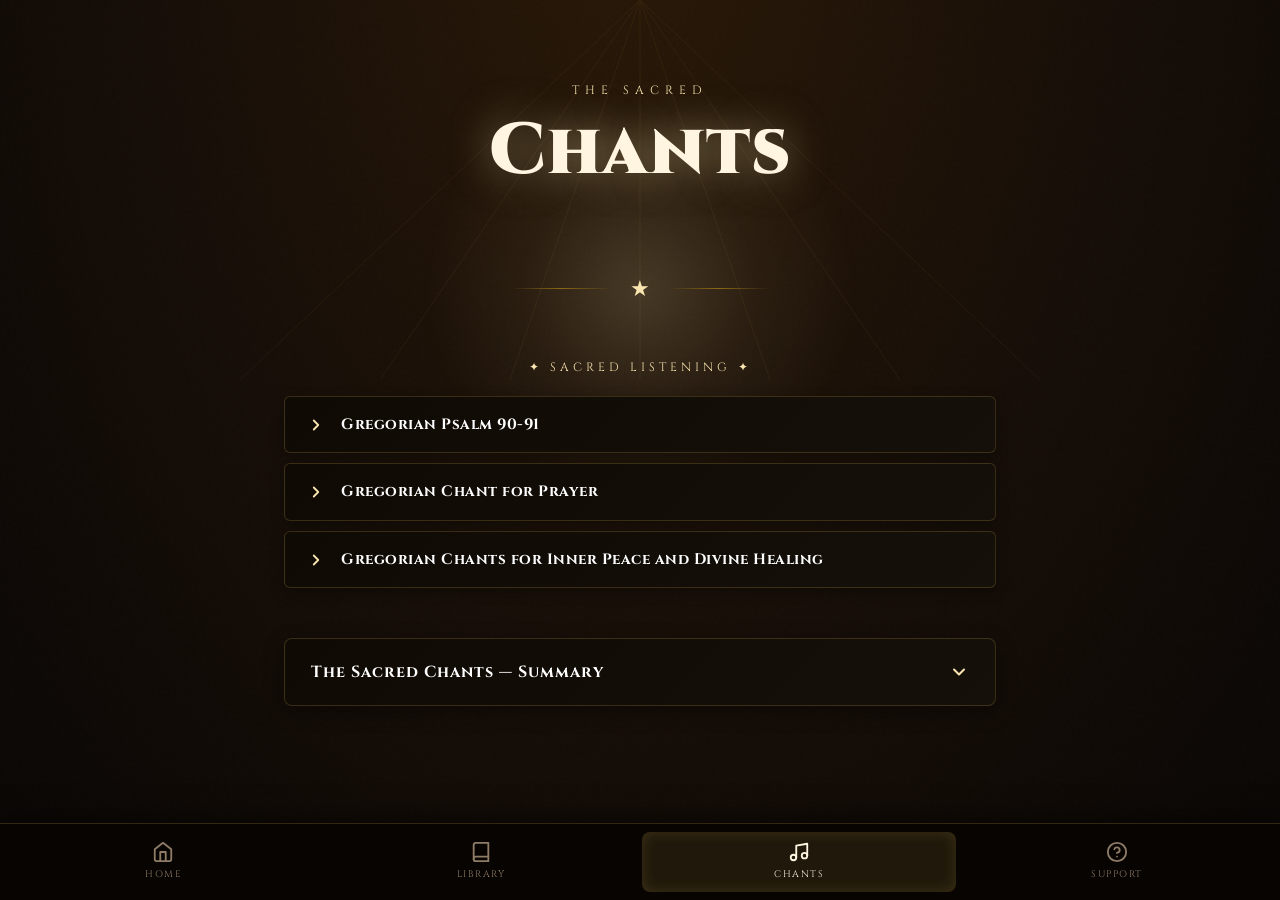
<file: chants/index.html>
<!DOCTYPE html>
<html lang="en">
<head>
<meta charset="UTF-8">
<meta name="viewport" content="width=device-width, initial-scale=1.0">
<meta name="color-scheme" content="dark">
<title>The Sacred Chants</title>
<meta property="og:title" content="The Sacred Chants">
<meta property="og:description" content="How to listen to sacred Gregorian chants">
<link rel="preconnect" href="https://fonts.googleapis.com">
<link rel="preconnect" href="https://fonts.gstatic.com" crossorigin>
<link href="https://fonts.googleapis.com/css2?family=Cinzel:wght@700;900&family=Lora:ital,wght@0,400;0,600;1,400&display=swap" rel="stylesheet">
<link rel="stylesheet" href="../css/style.css">
<link rel="dns-prefetch" href="https://scripts.converteai.net">
<link rel="dns-prefetch" href="https://cdn.converteai.net">
</head>
<body>

<div class="dust" aria-hidden="true">
  <span></span><span></span><span></span><span></span><span></span><span></span>
  <span></span><span></span><span></span><span></span><span></span><span></span>
</div>

<svg class="rays" viewBox="0 0 800 380" xmlns="http://www.w3.org/2000/svg">
  <g transform="translate(400,0)">
    <line x1="0" y1="0" x2="-400" y2="380" stroke="#C9A84C" stroke-width="1"/>
    <line x1="0" y1="0" x2="-260" y2="380" stroke="#C9A84C" stroke-width="1"/>
    <line x1="0" y1="0" x2="-130" y2="380" stroke="#C9A84C" stroke-width="1"/>
    <line x1="0" y1="0" x2="0"    y2="380" stroke="#C9A84C" stroke-width="1"/>
    <line x1="0" y1="0" x2="130"  y2="380" stroke="#C9A84C" stroke-width="1"/>
    <line x1="0" y1="0" x2="260"  y2="380" stroke="#C9A84C" stroke-width="1"/>
    <line x1="0" y1="0" x2="400"  y2="380" stroke="#C9A84C" stroke-width="1"/>
  </g>
</svg>

<main class="shell">
  <header class="page-header">
    <p class="page-eyebrow">The Sacred</p>
    <h1 class="page-title"><span class="accent">Chants</span></h1>
  </header>

  <div class="star-divider"><span>★</span></div>

  <section class="tracks-section">
    <p class="tracks-eyebrow">✦ Sacred Listening ✦</p>
    <div class="track-list">
      <button class="track-btn" type="button"
        data-title="Gregorian Psalm 90-91"
        data-player-id="vid-6a020bd6f7540a4d2f84e222"
        data-script-src="https://scripts.converteai.net/c7daae54-28f8-4e09-90be-5fed14986104/players/6a020bd6f7540a4d2f84e222/v4/player.js">
        <svg class="track-arrow" width="18" height="18" viewBox="0 0 24 24" fill="none" stroke="currentColor" stroke-width="2.4" stroke-linecap="round" stroke-linejoin="round"><polyline points="9 18 15 12 9 6"/></svg>
        <span class="track-name">Gregorian Psalm 90-91</span>
      </button>
      <button class="track-btn" type="button"
        data-title="Gregorian Chant for Prayer"
        data-player-id="vid-6a020becf18251980defcfc6"
        data-script-src="https://scripts.converteai.net/c7daae54-28f8-4e09-90be-5fed14986104/players/6a020becf18251980defcfc6/v4/player.js">
        <svg class="track-arrow" width="18" height="18" viewBox="0 0 24 24" fill="none" stroke="currentColor" stroke-width="2.4" stroke-linecap="round" stroke-linejoin="round"><polyline points="9 18 15 12 9 6"/></svg>
        <span class="track-name">Gregorian Chant for Prayer</span>
      </button>
      <button class="track-btn" type="button"
        data-title="Gregorian Chants for Inner Peace and Divine Healing"
        data-player-id="vid-6a020be35eb7e2ae28f063a7"
        data-script-src="https://scripts.converteai.net/c7daae54-28f8-4e09-90be-5fed14986104/players/6a020be35eb7e2ae28f063a7/v4/player.js">
        <svg class="track-arrow" width="18" height="18" viewBox="0 0 24 24" fill="none" stroke="currentColor" stroke-width="2.4" stroke-linecap="round" stroke-linejoin="round"><polyline points="9 18 15 12 9 6"/></svg>
        <span class="track-name">Gregorian Chants for Inner Peace and Divine Healing</span>
      </button>
    </div>

    <div class="now-listening" id="nowListening" aria-live="polite">
      <p class="now-eyebrow">Now Listening</p>
      <h2 class="now-title" id="nowTitle"></h2>
      <div class="now-player" id="nowPlayer"></div>
      <button class="back-btn" id="backTrack" type="button">
        <svg viewBox="0 0 24 24" fill="none" stroke="currentColor" stroke-width="2.4" stroke-linecap="round" stroke-linejoin="round"><polyline points="15 18 9 12 15 6"/></svg>
        Back to chants
      </button>
    </div>
  </section>

  <section class="summary-block" aria-label="The Sacred Chants summary">
    <button class="summary-trigger" type="button">
      <span>The Sacred Chants — Summary</span>
      <svg width="20" height="20" viewBox="0 0 24 24" fill="none" stroke="currentColor" stroke-width="2.4" stroke-linecap="round" stroke-linejoin="round"><polyline points="6 9 12 15 18 9"/></svg>
    </button>
    <div class="summary-body">
      <p>The Sacred Chants present creation not as a machine, but as a living hymn. From the first breath of existence to the final fulfillment of time, everything that exists participates in a vast, sacred resonance. Sound, silence, matter, spirit, angels, and humanity are woven together as a single cosmic liturgy.</p>
      <p>At the heart of the book is the teaching that sound is never merely physical. Every note carries invisible presence; every pause allows what is unseen to enter perception. Chant becomes a bridge between realms, where flame and dust meet — flame as luminous intent, dust as receptive matter. Through vibration, the human body itself becomes a sanctuary: lungs, bones, marrow, nerves, and breath transformed into instruments of revelation. Angels do not merely surround the chant; they inhabit it, aligning subtle anatomy and guiding resonance so that sound becomes a vessel of divine communication.</p>
      <p>Silence plays an equally sacred role. Far from emptiness, silence is revealed as radiant fullness — the crown of sound rather than its absence. In silence, trauma is healed, fear of emptiness dissolves, and the soul discovers communion beyond words. The book teaches that eternity is not endless noise but perfect balance: resonance and rest, syllable and stillness woven into incorruptible harmony. Angels guard this silence, preserving its purity and revealing it as luminous presence.</p>
      <p>Human suffering is not excluded from this song. Pain is described as a subterranean choir, vibrating beneath consciousness in muscles, nerves, marrow, and memory. Tears, breath, and trembling are not meaningless; they become offerings. Weeping transforms dust into liturgy, grief into resonance, and fragility into participation. Angels gather these offerings — tears, sweat, salt — preserving every vibration so that nothing offered in suffering is lost. What seems broken is transcribed into eternal archives of flame.</p>
      <p>The book also reveals chanting as an act of transformation. Breath becomes incense, voice becomes offering, and repetition reshapes perception. Sound reorganizes neural rhythms, calms restless marrow, aligns heart and consciousness, and dissolves the illusion of separation. Listening itself becomes an active sacrament, where grief and joy interlace without contradiction, teaching the body to hold paradox without fracture.</p>
      <p>As the work unfolds, it expands from the individual to the cosmic. The universe itself is unveiled as a choir transfigured. Stars, galaxies, and even silence between frequencies participate in a hidden harmony moving toward fulfillment. History is no longer seen as a linear collapse into meaninglessness, but as resonance gathered over time. Every cry, prayer, lament, and whisper is preserved and woven into a single chord.</p>
      <p>The culmination of this vision is resurrection understood as crescendo. Creation does not fade into silence; it rises into fullness. What appeared as endings are revealed as pauses before eruption. Silence becomes the margin before eternal song, and death becomes rest before unbroken harmony. Angels and humanity converge into one choir, dust and flame no longer divided, creation fulfilled not in annihilation but in radiant concord.</p>
      <p>The Sacred Chants ultimately teach that nothing is wasted: no silence, no pain, no voice, no tear. All is gathered, transfigured, and preserved. Existence itself is revealed as sacred music — a hymn in which every being, knowingly or not, already sings.</p>
    </div>
  </section>

</main>

<nav class="bottom-nav" aria-label="Primary">
  <div class="bottom-nav-inner">
    <a class="nav-item" href="../index.html">
      <svg width="22" height="22" viewBox="0 0 24 24" fill="none" stroke="currentColor" stroke-width="2" stroke-linecap="round" stroke-linejoin="round"><path d="M3 9l9-7 9 7v11a2 2 0 0 1-2 2H5a2 2 0 0 1-2-2z"/><polyline points="9 22 9 12 15 12 15 22"/></svg>
      Home
    </a>
    <a class="nav-item" href="../library/index.html">
      <svg width="22" height="22" viewBox="0 0 24 24" fill="none" stroke="currentColor" stroke-width="2" stroke-linecap="round" stroke-linejoin="round"><path d="M4 19.5A2.5 2.5 0 0 1 6.5 17H20"/><path d="M6.5 2H20v20H6.5A2.5 2.5 0 0 1 4 19.5v-15A2.5 2.5 0 0 1 6.5 2z"/></svg>
      Library
    </a>
    <a class="nav-item active" href="index.html">
      <svg width="22" height="22" viewBox="0 0 24 24" fill="none" stroke="currentColor" stroke-width="2" stroke-linecap="round" stroke-linejoin="round"><path d="M9 18V5l12-2v13"/><circle cx="6" cy="18" r="3"/><circle cx="18" cy="16" r="3"/></svg>
      Chants
    </a>
    <a class="nav-item" href="../support/index.html">
      <svg width="22" height="22" viewBox="0 0 24 24" fill="none" stroke="currentColor" stroke-width="2" stroke-linecap="round" stroke-linejoin="round"><circle cx="12" cy="12" r="10"/><path d="M9.09 9a3 3 0 0 1 5.83 1c0 2-3 3-3 3"/><line x1="12" y1="17" x2="12.01" y2="17"/></svg>
      Support
    </a>
  </div>
</nav>

<script src="../js/accordion.js"></script>
<script src="../js/chants.js"></script>
</body>
</html>
</file>
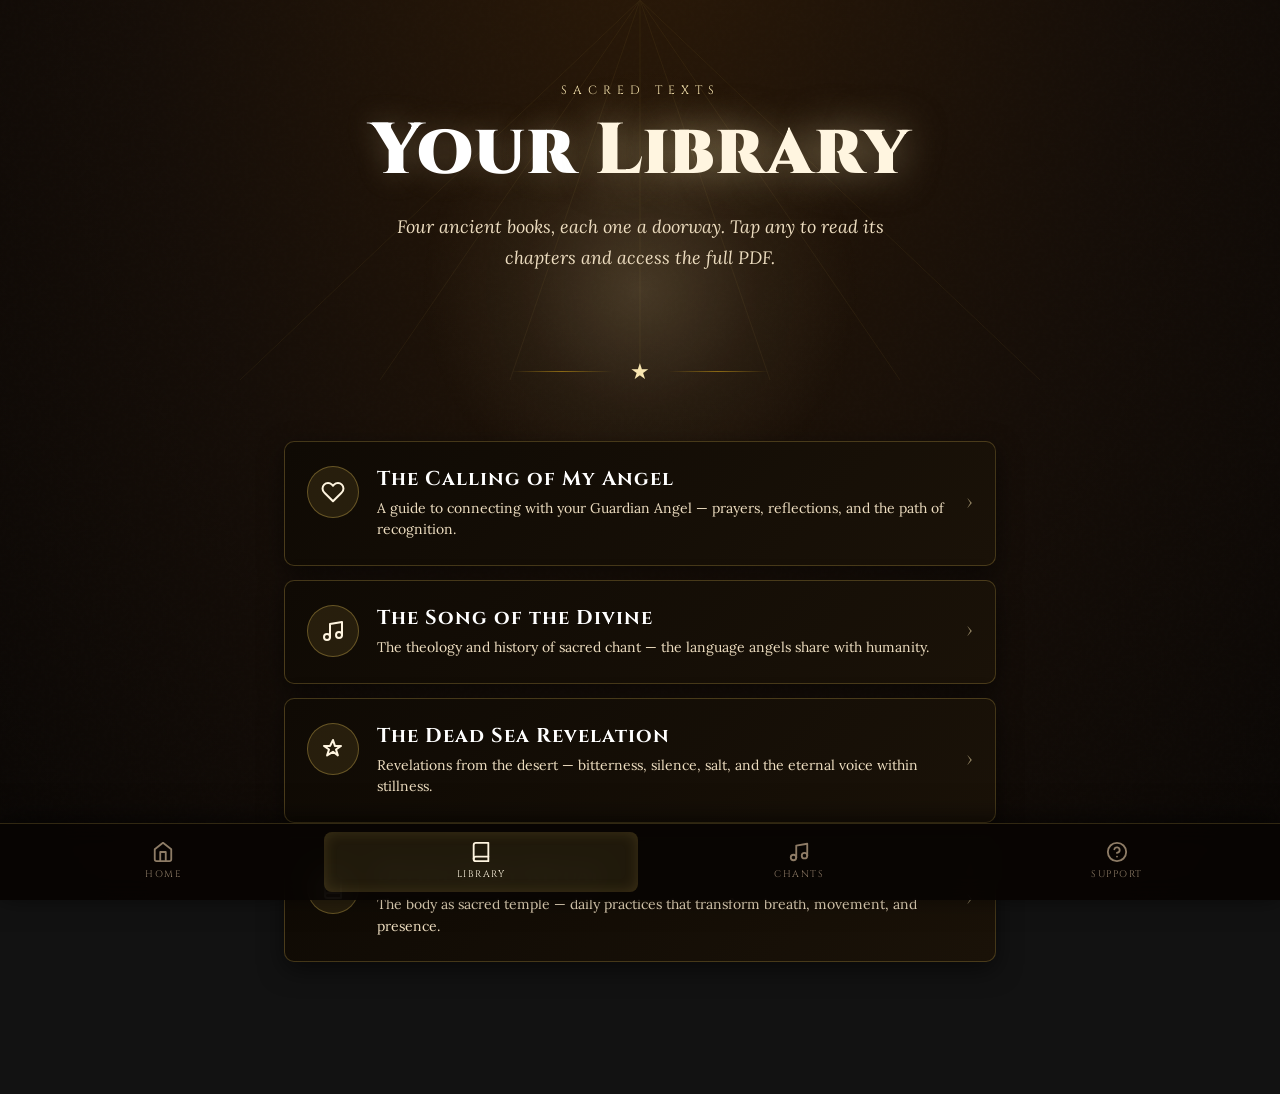
<file: library/index.html>
<!DOCTYPE html>
<html lang="en">
<head>
<meta charset="UTF-8">
<meta name="viewport" content="width=device-width, initial-scale=1.0">
<meta name="color-scheme" content="dark">
<title>Library — The Calling of My Angel</title>
<meta property="og:title" content="Library — The Calling of My Angel">
<meta property="og:description" content="The four sacred books — read each chapter at your pace.">
<meta name="theme-color" content="#160E08">
<meta name="apple-mobile-web-app-capable" content="yes">
<meta name="apple-mobile-web-app-status-bar-style" content="black-translucent">
<meta name="apple-mobile-web-app-title" content="My Angel">
<link rel="manifest" href="../manifest.json">
<link rel="preconnect" href="https://fonts.googleapis.com">
<link rel="preconnect" href="https://fonts.gstatic.com" crossorigin>
<link href="https://fonts.googleapis.com/css2?family=Cinzel:wght@700;900&family=Lora:ital,wght@0,400;0,600;1,400&display=swap" rel="stylesheet">
<link rel="stylesheet" href="../css/style.css">
<style>
  .book-card {
    position: relative;
    display: flex; gap: 18px; align-items: flex-start;
    padding: 24px 22px;
    background: linear-gradient(135deg, #0F0A04 0%, #1A1208 100%);
    border: 1px solid rgba(201,168,76,0.28);
    border-radius: 10px;
    text-decoration: none; color: inherit;
    box-shadow: 0 8px 24px rgba(0,0,0,0.5);
    transition: border-color 0.25s, transform 0.2s, box-shadow 0.25s;
  }
  .book-card:hover {
    border-color: rgba(201,168,76,0.6);
    transform: translateY(-3px);
    box-shadow: 0 14px 36px rgba(0,0,0,0.65), 0 0 32px rgba(201,168,76,0.15);
  }
  .book-icon {
    flex: 0 0 52px; height: 52px;
    display: flex; align-items: center; justify-content: center;
    border-radius: 50%;
    background: rgba(201,168,76,0.12);
    border: 1px solid rgba(201,168,76,0.4);
    color: var(--gold-light);
  }
  .book-icon svg { width: 24px; height: 24px; }
  .book-body { flex: 1; min-width: 0; }
  .book-title {
    font-family: 'Cinzel', serif; font-size: clamp(17px, 2.4vw, 20px);
    font-weight: 700; color: var(--white); letter-spacing: 1px; margin-bottom: 6px;
    line-height: 1.3;
  }
  .book-desc {
    font-size: 14px; line-height: 1.55; color: var(--muted);
    margin-bottom: 0;
  }
  .book-arrow {
    font-family: 'Cinzel', serif; font-size: 24px;
    color: var(--gold); opacity: 0.55;
    align-self: center;
    transition: transform 0.2s, opacity 0.2s;
  }
  .book-card:hover .book-arrow { transform: translateX(4px); opacity: 1; }
  .books-list { display: flex; flex-direction: column; gap: 14px; max-width: 720px; margin: 0 auto; }

  @media (max-width: 600px) {
    .book-card { padding: 20px 18px; gap: 14px; }
    .book-icon { flex: 0 0 44px; height: 44px; }
    .book-icon svg { width: 20px; height: 20px; }
  }
</style>
</head>
<body>

<div class="dust" aria-hidden="true">
  <span></span><span></span><span></span><span></span><span></span><span></span>
  <span></span><span></span><span></span><span></span><span></span><span></span>
</div>

<svg class="rays" viewBox="0 0 800 380" xmlns="http://www.w3.org/2000/svg">
  <g transform="translate(400,0)">
    <line x1="0" y1="0" x2="-400" y2="380" stroke="#C9A84C" stroke-width="1"/>
    <line x1="0" y1="0" x2="-260" y2="380" stroke="#C9A84C" stroke-width="1"/>
    <line x1="0" y1="0" x2="-130" y2="380" stroke="#C9A84C" stroke-width="1"/>
    <line x1="0" y1="0" x2="0"    y2="380" stroke="#C9A84C" stroke-width="1"/>
    <line x1="0" y1="0" x2="130"  y2="380" stroke="#C9A84C" stroke-width="1"/>
    <line x1="0" y1="0" x2="260"  y2="380" stroke="#C9A84C" stroke-width="1"/>
    <line x1="0" y1="0" x2="400"  y2="380" stroke="#C9A84C" stroke-width="1"/>
  </g>
</svg>

<main class="shell">
  <header class="page-header">
    <p class="page-eyebrow">Sacred Texts</p>
    <h1 class="page-title">Your <span class="accent">Library</span></h1>
    <p class="page-sub">Four ancient books, each one a doorway. Tap any to read its chapters and access the full PDF.</p>
  </header>

  <div class="star-divider"><span>★</span></div>

  <section class="books-list">

    <a class="book-card" href="../calling/index.html">
      <span class="book-icon">
        <svg viewBox="0 0 24 24" fill="none" stroke="currentColor" stroke-width="2" stroke-linecap="round" stroke-linejoin="round"><path d="M20.84 4.61a5.5 5.5 0 0 0-7.78 0L12 5.67l-1.06-1.06a5.5 5.5 0 0 0-7.78 7.78l1.06 1.06L12 21.23l7.78-7.78 1.06-1.06a5.5 5.5 0 0 0 0-7.78z"/></svg>
      </span>
      <div class="book-body">
        <h2 class="book-title">The Calling of My Angel</h2>
        <p class="book-desc">A guide to connecting with your Guardian Angel — prayers, reflections, and the path of recognition.</p>
      </div>
      <span class="book-arrow">›</span>
    </a>

    <a class="book-card" href="../pdfs/The Song of the Divine.pdf" target="_blank" rel="noopener">
      <span class="book-icon">
        <svg width="24" height="24" viewBox="0 0 24 24" fill="none" stroke="currentColor" stroke-width="2" stroke-linecap="round" stroke-linejoin="round"><path d="M9 18V5l12-2v13"/><circle cx="6" cy="18" r="3"/><circle cx="18" cy="16" r="3"/></svg>
      </span>
      <div class="book-body">
        <h2 class="book-title">The Song of the Divine</h2>
        <p class="book-desc">The theology and history of sacred chant — the language angels share with humanity.</p>
      </div>
      <span class="book-arrow">›</span>
    </a>

    <a class="book-card" href="../revelation/index.html">
      <span class="book-icon">
        <svg viewBox="0 0 24 24" fill="none" stroke="currentColor" stroke-width="2" stroke-linecap="round" stroke-linejoin="round"><path d="M12 3l1.9 5.9H20l-5 3.6 1.9 5.9L12 14.8 6.1 18.4 8 12.5 3 8.9h6.1z"/></svg>
      </span>
      <div class="book-body">
        <h2 class="book-title">The Dead Sea Revelation</h2>
        <p class="book-desc">Revelations from the desert — bitterness, silence, salt, and the eternal voice within stillness.</p>
      </div>
      <span class="book-arrow">›</span>
    </a>

    <a class="book-card" href="../ritual/index.html">
      <span class="book-icon">
        <svg viewBox="0 0 24 24" fill="none" stroke="currentColor" stroke-width="2" stroke-linecap="round" stroke-linejoin="round"><path d="M4 19.5A2.5 2.5 0 0 1 6.5 17H20"/><path d="M6.5 2H20v20H6.5A2.5 2.5 0 0 1 4 19.5v-15A2.5 2.5 0 0 1 6.5 2z"/></svg>
      </span>
      <div class="book-body">
        <h2 class="book-title">Divine Body Ritual</h2>
        <p class="book-desc">The body as sacred temple — daily practices that transform breath, movement, and presence.</p>
      </div>
      <span class="book-arrow">›</span>
    </a>

  </section>
</main>

<nav class="bottom-nav" aria-label="Primary">
  <div class="bottom-nav-inner">
    <a class="nav-item" href="../index.html">
      <svg width="22" height="22" viewBox="0 0 24 24" fill="none" stroke="currentColor" stroke-width="2" stroke-linecap="round" stroke-linejoin="round"><path d="M3 9l9-7 9 7v11a2 2 0 0 1-2 2H5a2 2 0 0 1-2-2z"/><polyline points="9 22 9 12 15 12 15 22"/></svg>
      Home
    </a>
    <a class="nav-item active" href="index.html">
      <svg width="22" height="22" viewBox="0 0 24 24" fill="none" stroke="currentColor" stroke-width="2" stroke-linecap="round" stroke-linejoin="round"><path d="M4 19.5A2.5 2.5 0 0 1 6.5 17H20"/><path d="M6.5 2H20v20H6.5A2.5 2.5 0 0 1 4 19.5v-15A2.5 2.5 0 0 1 6.5 2z"/></svg>
      Library
    </a>
    <a class="nav-item" href="../chants/index.html">
      <svg width="22" height="22" viewBox="0 0 24 24" fill="none" stroke="currentColor" stroke-width="2" stroke-linecap="round" stroke-linejoin="round"><path d="M9 18V5l12-2v13"/><circle cx="6" cy="18" r="3"/><circle cx="18" cy="16" r="3"/></svg>
      Chants
    </a>
    <a class="nav-item" href="../support/index.html">
      <svg width="22" height="22" viewBox="0 0 24 24" fill="none" stroke="currentColor" stroke-width="2" stroke-linecap="round" stroke-linejoin="round"><circle cx="12" cy="12" r="10"/><path d="M9.09 9a3 3 0 0 1 5.83 1c0 2-3 3-3 3"/><line x1="12" y1="17" x2="12.01" y2="17"/></svg>
      Support
    </a>
  </div>
</nav>

</body>
</html>
</file>
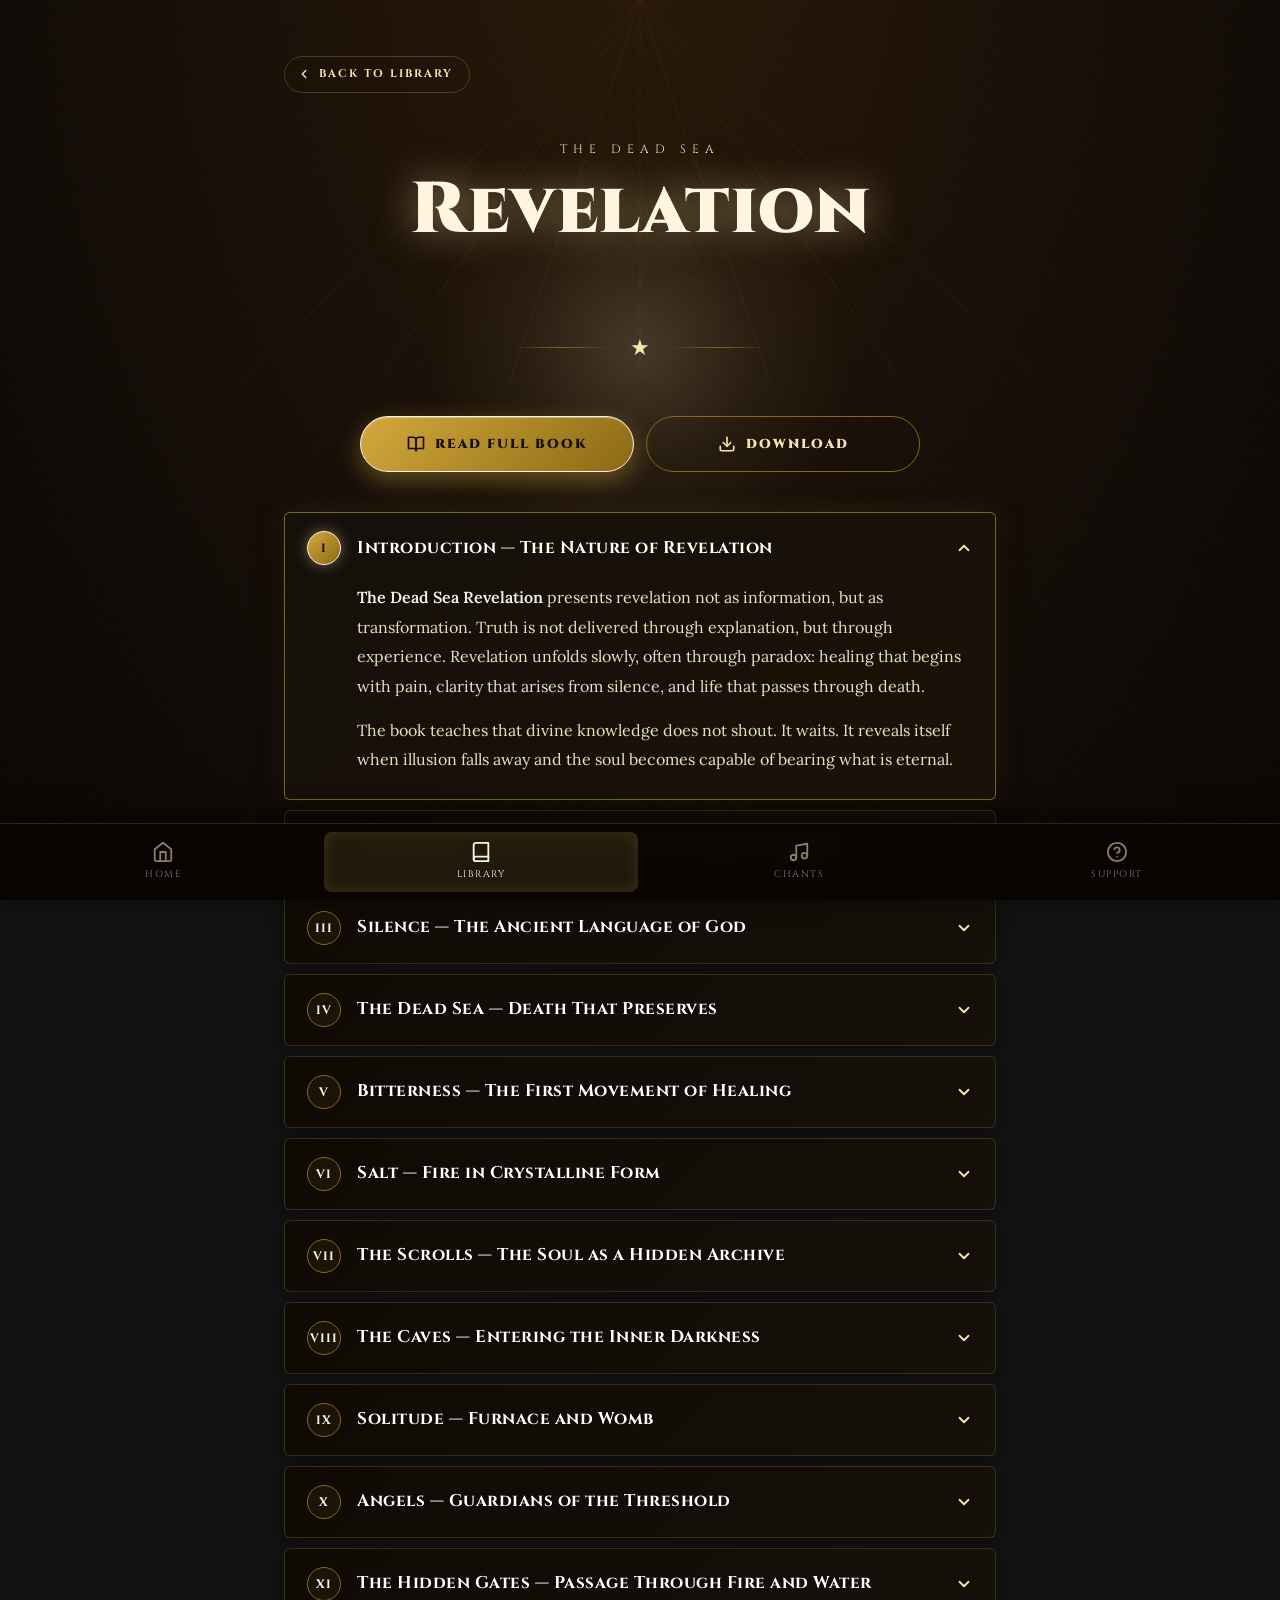
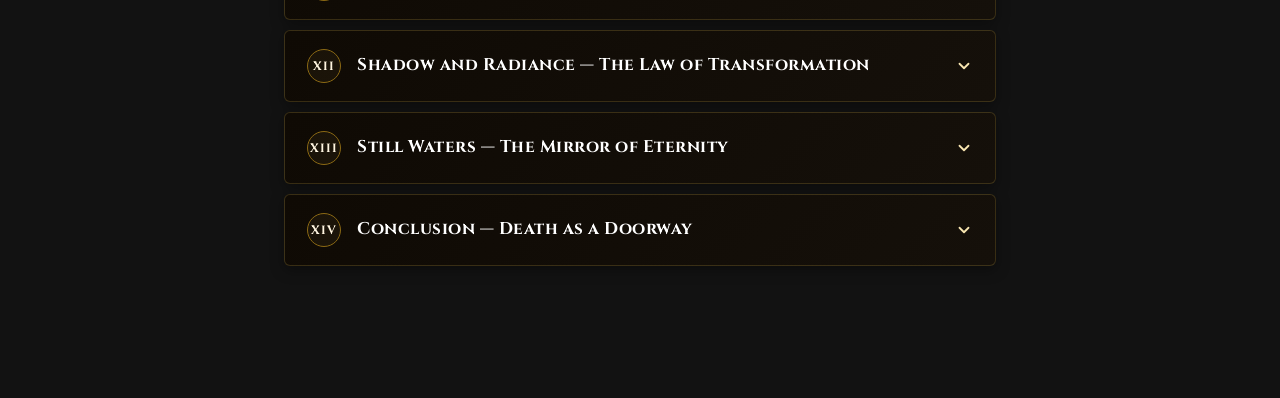
<file: revelation/index.html>
<!DOCTYPE html>
<html lang="en">
<head>
<meta charset="UTF-8">
<meta name="viewport" content="width=device-width, initial-scale=1.0">
<meta name="color-scheme" content="dark">
<title>The Dead Sea Revelation</title>
<meta property="og:title" content="The Dead Sea Revelation">
<meta property="og:description" content="Revelations from the desert and eternal wisdom">
<link rel="preconnect" href="https://fonts.googleapis.com">
<link rel="preconnect" href="https://fonts.gstatic.com" crossorigin>
<link href="https://fonts.googleapis.com/css2?family=Cinzel:wght@700;900&family=Lora:ital,wght@0,400;0,600;1,400&display=swap" rel="stylesheet">
<link rel="stylesheet" href="../css/style.css">
</head>
<body>

<div class="dust" aria-hidden="true">
  <span></span><span></span><span></span><span></span><span></span><span></span>
  <span></span><span></span><span></span><span></span><span></span><span></span>
</div>

<svg class="rays" viewBox="0 0 800 380" xmlns="http://www.w3.org/2000/svg">
  <g transform="translate(400,0)">
    <line x1="0" y1="0" x2="-400" y2="380" stroke="#C9A84C" stroke-width="1"/>
    <line x1="0" y1="0" x2="-260" y2="380" stroke="#C9A84C" stroke-width="1"/>
    <line x1="0" y1="0" x2="-130" y2="380" stroke="#C9A84C" stroke-width="1"/>
    <line x1="0" y1="0" x2="0"    y2="380" stroke="#C9A84C" stroke-width="1"/>
    <line x1="0" y1="0" x2="130"  y2="380" stroke="#C9A84C" stroke-width="1"/>
    <line x1="0" y1="0" x2="260"  y2="380" stroke="#C9A84C" stroke-width="1"/>
    <line x1="0" y1="0" x2="400"  y2="380" stroke="#C9A84C" stroke-width="1"/>
  </g>
</svg>

<main class="shell">
  <a class="back-to-library" href="../library/index.html">
    <svg width="14" height="14" viewBox="0 0 24 24" fill="none" stroke="currentColor" stroke-width="2.4" stroke-linecap="round" stroke-linejoin="round"><polyline points="15 18 9 12 15 6"/></svg>
    Back to Library
  </a>

  <header class="page-header">
    <p class="page-eyebrow">The Dead Sea</p>
    <h1 class="page-title"><span class="accent">Revelation</span></h1>
  </header>

  <div class="star-divider"><span>★</span></div>

  <div class="pdf-actions">
    <a class="pdf-btn" href="../pdfs/Dead Sea Revelation.pdf" target="_blank" rel="noopener">
      <svg width="18" height="18" viewBox="0 0 24 24" fill="none" stroke="currentColor" stroke-width="2.2" stroke-linecap="round" stroke-linejoin="round"><path d="M2 3h6a4 4 0 0 1 4 4v14a3 3 0 0 0-3-3H2z"/><path d="M22 3h-6a4 4 0 0 0-4 4v14a3 3 0 0 1 3-3h7z"/></svg>
      Read Full Book
    </a>
    <a class="pdf-btn pdf-btn-secondary" href="../pdfs/Dead Sea Revelation.pdf" download>
      <svg width="18" height="18" viewBox="0 0 24 24" fill="none" stroke="currentColor" stroke-width="2.2" stroke-linecap="round" stroke-linejoin="round"><path d="M21 15v4a2 2 0 0 1-2 2H5a2 2 0 0 1-2-2v-4"/><polyline points="7 10 12 15 17 10"/><line x1="12" y1="15" x2="12" y2="3"/></svg>
      Download
    </a>
  </div>

  <div class="accordion">
    <article class="acc-item open">
      <button class="acc-trigger" type="button">
        <span class="acc-num">I</span>
        <span class="acc-title">Introduction — The Nature of Revelation</span>
        <svg class="acc-caret" width="18" height="18" viewBox="0 0 24 24" fill="none" stroke="currentColor" stroke-width="2.4" stroke-linecap="round" stroke-linejoin="round"><polyline points="6 9 12 15 18 9"/></svg>
      </button>
      <div class="acc-body">
        <p><strong>The Dead Sea Revelation</strong> presents revelation not as information, but as transformation. Truth is not delivered through explanation, but through experience. Revelation unfolds slowly, often through paradox: healing that begins with pain, clarity that arises from silence, and life that passes through death.</p>
        <p>The book teaches that divine knowledge does not shout. It waits. It reveals itself when illusion falls away and the soul becomes capable of bearing what is eternal.</p>
      </div>
    </article>

    <article class="acc-item">
      <button class="acc-trigger" type="button">
        <span class="acc-num">II</span>
        <span class="acc-title">The Desert — The Place Where Illusions Collapse</span>
        <svg class="acc-caret" width="18" height="18" viewBox="0 0 24 24" fill="none" stroke="currentColor" stroke-width="2.4" stroke-linecap="round" stroke-linejoin="round"><polyline points="6 9 12 15 18 9"/></svg>
      </button>
      <div class="acc-body">
        <p>The desert is the primary landscape of revelation. Stripped of comfort, abundance, and distraction, the human soul encounters itself without mediation. Hunger sharpens awareness, thirst awakens prayer, and silence exposes what noise once concealed.</p>
        <p>In the desert, false identities weaken. What depends on approval withers. What depends on control collapses. The desert does not punish — it reveals. It reduces the human being to what is essential, making space for truth to emerge.</p>
        <p>Throughout spiritual history, revelation occurs in barren places not because God is distant, but because nothing remains to obstruct perception.</p>
      </div>
    </article>

    <article class="acc-item">
      <button class="acc-trigger" type="button">
        <span class="acc-num">III</span>
        <span class="acc-title">Silence — The Ancient Language of God</span>
        <svg class="acc-caret" width="18" height="18" viewBox="0 0 24 24" fill="none" stroke="currentColor" stroke-width="2.4" stroke-linecap="round" stroke-linejoin="round"><polyline points="6 9 12 15 18 9"/></svg>
      </button>
      <div class="acc-body">
        <p>Silence is not absence, but presence in its most concentrated form. It teaches without instruction and reveals without explanation. In silence, the soul learns to listen beyond words and concepts.</p>
        <p>The book describes silence as the atmosphere in which angelic presence becomes perceptible — not through sound, but through weight, stillness, and an interior fire. Silence does not inform; it transforms.</p>
      </div>
    </article>

    <article class="acc-item">
      <button class="acc-trigger" type="button">
        <span class="acc-num">IV</span>
        <span class="acc-title">The Dead Sea — Death That Preserves</span>
        <svg class="acc-caret" width="18" height="18" viewBox="0 0 24 24" fill="none" stroke="currentColor" stroke-width="2.4" stroke-linecap="round" stroke-linejoin="round"><polyline points="6 9 12 15 18 9"/></svg>
      </button>
      <div class="acc-body">
        <p>At the heart of the book stands the Dead Sea, a body of water that sustains no life yet preserves everything. What enters its waters dies, but does not decay.</p>
        <p>This paradox becomes a central spiritual teaching: some deaths are protective. Loss, collapse, and sterility may appear empty, yet they preserve what is essential. The Dead Sea becomes a symbol of incorruptibility — a place where decay is halted and memory is sealed.</p>
      </div>
    </article>

    <article class="acc-item">
      <button class="acc-trigger" type="button">
        <span class="acc-num">V</span>
        <span class="acc-title">Bitterness — The First Movement of Healing</span>
        <svg class="acc-caret" width="18" height="18" viewBox="0 0 24 24" fill="none" stroke="currentColor" stroke-width="2.4" stroke-linecap="round" stroke-linejoin="round"><polyline points="6 9 12 15 18 9"/></svg>
      </button>
      <div class="acc-body">
        <p>Revelation begins with bitterness. The text insists that truth initially burns before it heals. Bitterness exposes hidden disease, dismantles false comfort, and purifies perception.</p>
        <p>Only what survives bitterness is incorruptible. Sweetness without purification is illusion. Through bitterness, the soul is stripped of what cannot endure eternity.</p>
      </div>
    </article>

    <article class="acc-item">
      <button class="acc-trigger" type="button">
        <span class="acc-num">VI</span>
        <span class="acc-title">Salt — Fire in Crystalline Form</span>
        <svg class="acc-caret" width="18" height="18" viewBox="0 0 24 24" fill="none" stroke="currentColor" stroke-width="2.4" stroke-linecap="round" stroke-linejoin="round"><polyline points="6 9 12 15 18 9"/></svg>
      </button>
      <div class="acc-body">
        <p>Salt is presented as fire made solid. It burns, purifies, and preserves. In the book, salt represents suffering that prevents corruption and pain that seals covenant.</p>
        <p>The soul marked by salt is no longer fragile. Though wounded, it is preserved. Through salt, the soul learns that pain can be a form of protection rather than punishment.</p>
      </div>
    </article>

    <article class="acc-item">
      <button class="acc-trigger" type="button">
        <span class="acc-num">VII</span>
        <span class="acc-title">The Scrolls — The Soul as a Hidden Archive</span>
        <svg class="acc-caret" width="18" height="18" viewBox="0 0 24 24" fill="none" stroke="currentColor" stroke-width="2.4" stroke-linecap="round" stroke-linejoin="round"><polyline points="6 9 12 15 18 9"/></svg>
      </button>
      <div class="acc-body">
        <p>Drawing from the discovery of the Dead Sea Scrolls, the book proposes that each soul is a hidden library. Within it lie buried manuscripts — memories, callings, truths, and wounds — preserved in silence until the appointed time of revelation.</p>
        <p>These inner scrolls are not revealed prematurely. They emerge only when the soul is ready to receive them without distortion. Silence and solitude become the keys to the archive of the self.</p>
      </div>
    </article>

    <article class="acc-item">
      <button class="acc-trigger" type="button">
        <span class="acc-num">VIII</span>
        <span class="acc-title">The Caves — Entering the Inner Darkness</span>
        <svg class="acc-caret" width="18" height="18" viewBox="0 0 24 24" fill="none" stroke="currentColor" stroke-width="2.4" stroke-linecap="round" stroke-linejoin="round"><polyline points="6 9 12 15 18 9"/></svg>
      </button>
      <div class="acc-body">
        <p>The caves of Qumran symbolize the inner darkness of the human soul. To enter them is to face memory, fear, grief, and forgotten truth. The book teaches that revelation does not occur on the surface, but in hidden places.</p>
        <p><em>What is buried is not lost — it is preserved.</em></p>
      </div>
    </article>

    <article class="acc-item">
      <button class="acc-trigger" type="button">
        <span class="acc-num">IX</span>
        <span class="acc-title">Solitude — Furnace and Womb</span>
        <svg class="acc-caret" width="18" height="18" viewBox="0 0 24 24" fill="none" stroke="currentColor" stroke-width="2.4" stroke-linecap="round" stroke-linejoin="round"><polyline points="6 9 12 15 18 9"/></svg>
      </button>
      <div class="acc-body">
        <p>Solitude is described as both furnace and womb. It burns away what cannot remain and prepares what is to be born. Every prophet, seeker, and soul must pass through solitude, because even death itself is the final solitude.</p>
        <p>Those who learn this passage during life are not unprepared when the final silence arrives.</p>
      </div>
    </article>

    <article class="acc-item">
      <button class="acc-trigger" type="button">
        <span class="acc-num">X</span>
        <span class="acc-title">Angels — Guardians of the Threshold</span>
        <svg class="acc-caret" width="18" height="18" viewBox="0 0 24 24" fill="none" stroke="currentColor" stroke-width="2.4" stroke-linecap="round" stroke-linejoin="round"><polyline points="6 9 12 15 18 9"/></svg>
      </button>
      <div class="acc-body">
        <p>Angels appear throughout the text as guardians of spiritual thresholds. They do not remove trials but protect the process of transformation. They purify through fire, sustain through scarcity, and guide through silence.</p>
        <p>Angels guard passages — desert, water, fire, cave, and death — ensuring that revelation unfolds in order and not before the soul is ready.</p>
      </div>
    </article>

    <article class="acc-item">
      <button class="acc-trigger" type="button">
        <span class="acc-num">XI</span>
        <span class="acc-title">The Hidden Gates — Passage Through Fire and Water</span>
        <svg class="acc-caret" width="18" height="18" viewBox="0 0 24 24" fill="none" stroke="currentColor" stroke-width="2.4" stroke-linecap="round" stroke-linejoin="round"><polyline points="6 9 12 15 18 9"/></svg>
      </button>
      <div class="acc-body">
        <p>Every spiritual passage is guarded. Revelation demands surrender rather than understanding. Pride is burned, impatience is exposed, and illusion is dismantled.</p>
        <p><em>Only then does the gate open.</em></p>
      </div>
    </article>

    <article class="acc-item">
      <button class="acc-trigger" type="button">
        <span class="acc-num">XII</span>
        <span class="acc-title">Shadow and Radiance — The Law of Transformation</span>
        <svg class="acc-caret" width="18" height="18" viewBox="0 0 24 24" fill="none" stroke="currentColor" stroke-width="2.4" stroke-linecap="round" stroke-linejoin="round"><polyline points="6 9 12 15 18 9"/></svg>
      </button>
      <div class="acc-body">
        <p>Shadow is not failure but initiation. Light matures through darkness. Radiance is born from loss, and covenant is sealed not in abundance, but in salt and silence.</p>
        <p>The book teaches that eternity is not entered by avoidance of darkness, but by faithful passage through it.</p>
      </div>
    </article>

    <article class="acc-item">
      <button class="acc-trigger" type="button">
        <span class="acc-num">XIII</span>
        <span class="acc-title">Still Waters — The Mirror of Eternity</span>
        <svg class="acc-caret" width="18" height="18" viewBox="0 0 24 24" fill="none" stroke="currentColor" stroke-width="2.4" stroke-linecap="round" stroke-linejoin="round"><polyline points="6 9 12 15 18 9"/></svg>
      </button>
      <div class="acc-body">
        <p>When water becomes perfectly still, it reflects without distortion. Likewise, the soul must become still to perceive eternity. The Dead Sea becomes a silent oracle — revealing both judgment and mercy through reflection.</p>
      </div>
    </article>

    <article class="acc-item">
      <button class="acc-trigger" type="button">
        <span class="acc-num">XIV</span>
        <span class="acc-title">Conclusion — Death as a Doorway</span>
        <svg class="acc-caret" width="18" height="18" viewBox="0 0 24 24" fill="none" stroke="currentColor" stroke-width="2.4" stroke-linecap="round" stroke-linejoin="round"><polyline points="6 9 12 15 18 9"/></svg>
      </button>
      <div class="acc-body">
        <p>The book concludes with a vision of death not as annihilation, but as passage. As bodies float upon the Dead Sea, the soul is not swallowed by death.</p>
        <p><em>What was purified remains. What was preserved endures.</em></p>
      </div>
    </article>
  </div>

</main>

<nav class="bottom-nav" aria-label="Primary">
  <div class="bottom-nav-inner">
    <a class="nav-item" href="../index.html">
      <svg width="22" height="22" viewBox="0 0 24 24" fill="none" stroke="currentColor" stroke-width="2" stroke-linecap="round" stroke-linejoin="round"><path d="M3 9l9-7 9 7v11a2 2 0 0 1-2 2H5a2 2 0 0 1-2-2z"/><polyline points="9 22 9 12 15 12 15 22"/></svg>
      Home
    </a>
    <a class="nav-item active" href="../library/index.html">
      <svg width="22" height="22" viewBox="0 0 24 24" fill="none" stroke="currentColor" stroke-width="2" stroke-linecap="round" stroke-linejoin="round"><path d="M4 19.5A2.5 2.5 0 0 1 6.5 17H20"/><path d="M6.5 2H20v20H6.5A2.5 2.5 0 0 1 4 19.5v-15A2.5 2.5 0 0 1 6.5 2z"/></svg>
      Library
    </a>
    <a class="nav-item" href="../chants/index.html">
      <svg width="22" height="22" viewBox="0 0 24 24" fill="none" stroke="currentColor" stroke-width="2" stroke-linecap="round" stroke-linejoin="round"><path d="M9 18V5l12-2v13"/><circle cx="6" cy="18" r="3"/><circle cx="18" cy="16" r="3"/></svg>
      Chants
    </a>
    <a class="nav-item" href="../support/index.html">
      <svg width="22" height="22" viewBox="0 0 24 24" fill="none" stroke="currentColor" stroke-width="2" stroke-linecap="round" stroke-linejoin="round"><circle cx="12" cy="12" r="10"/><path d="M9.09 9a3 3 0 0 1 5.83 1c0 2-3 3-3 3"/><line x1="12" y1="17" x2="12.01" y2="17"/></svg>
      Support
    </a>
  </div>
</nav>

<script src="../js/accordion.js"></script>
</body>
</html>
</file>
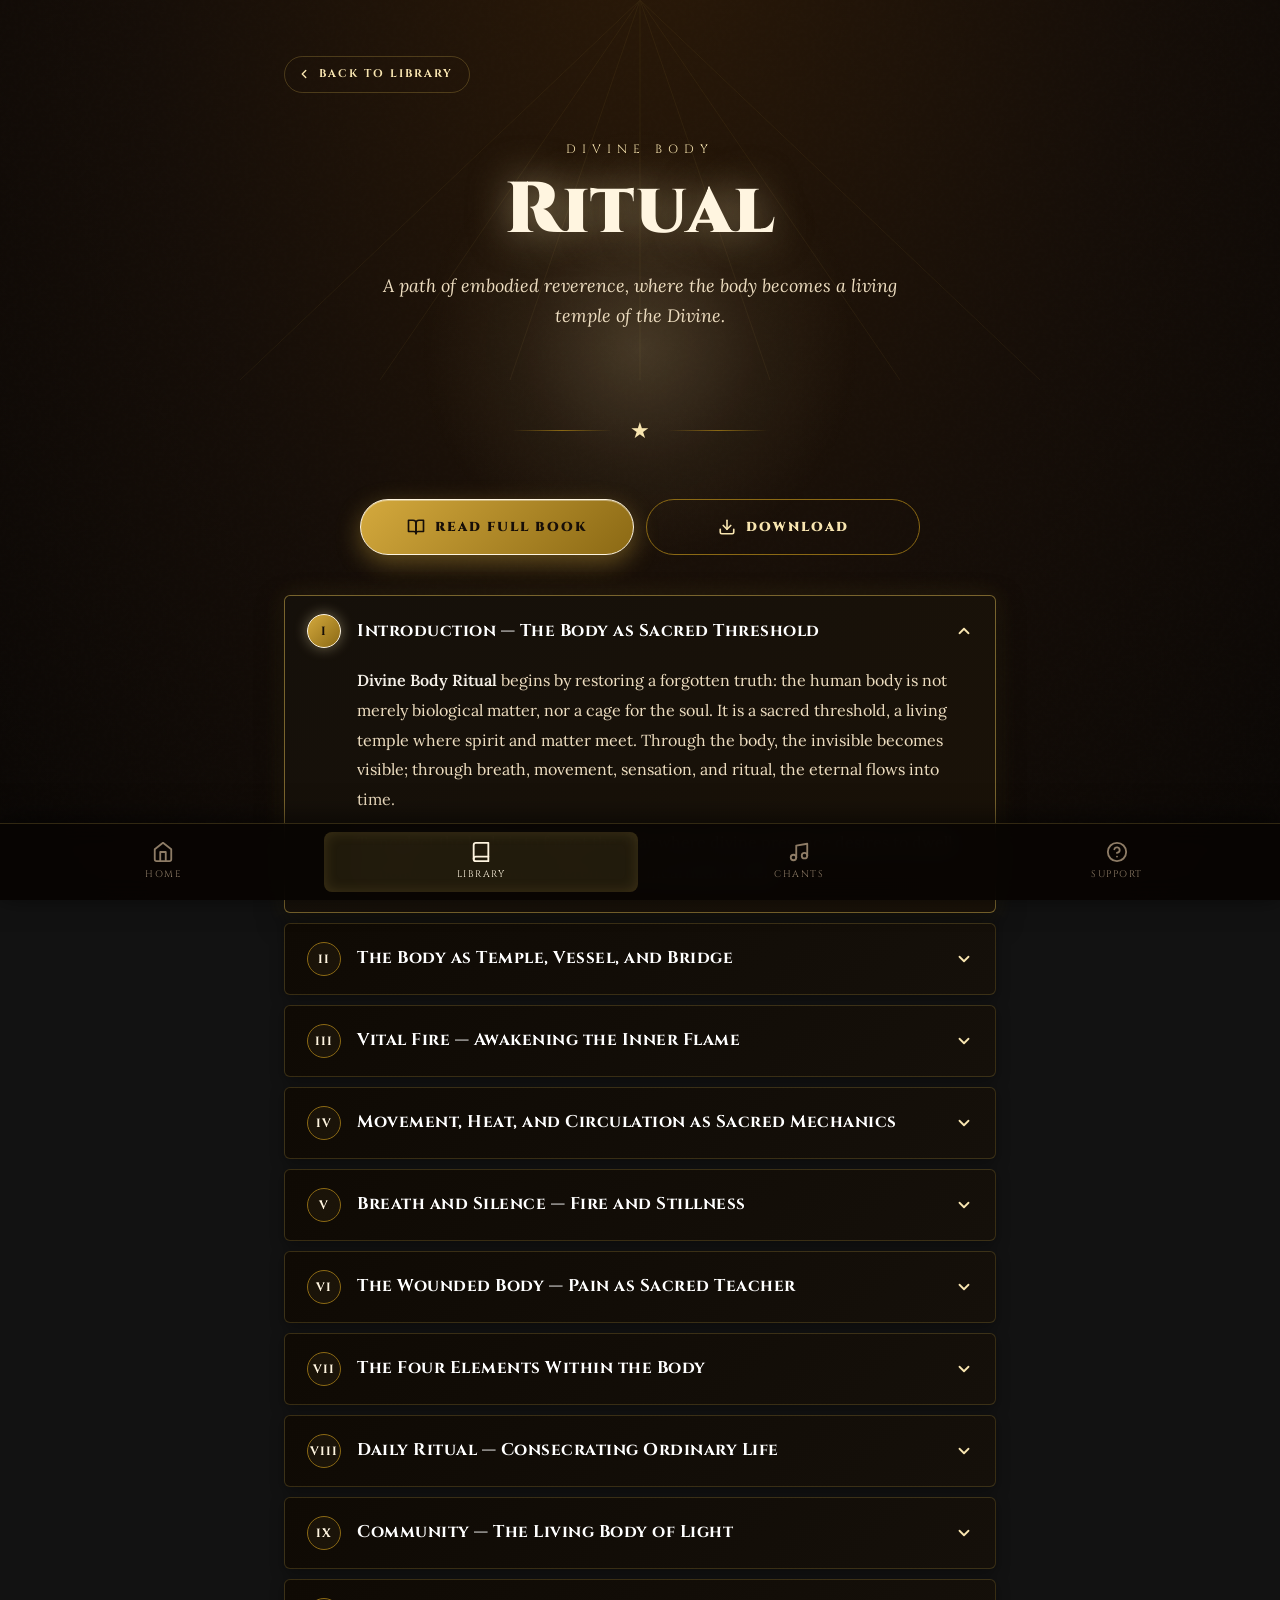
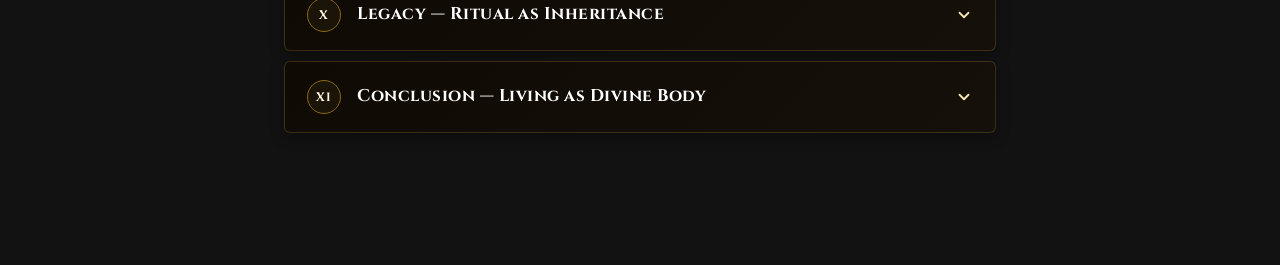
<file: ritual/index.html>
<!DOCTYPE html>
<html lang="en">
<head>
<meta charset="UTF-8">
<meta name="viewport" content="width=device-width, initial-scale=1.0">
<meta name="color-scheme" content="dark">
<title>Divine Body Ritual</title>
<meta property="og:title" content="Divine Body Ritual">
<meta property="og:description" content="Transformative practices for the sacred body">
<link rel="preconnect" href="https://fonts.googleapis.com">
<link rel="preconnect" href="https://fonts.gstatic.com" crossorigin>
<link href="https://fonts.googleapis.com/css2?family=Cinzel:wght@700;900&family=Lora:ital,wght@0,400;0,600;1,400&display=swap" rel="stylesheet">
<link rel="stylesheet" href="../css/style.css">
</head>
<body>

<div class="dust" aria-hidden="true">
  <span></span><span></span><span></span><span></span><span></span><span></span>
  <span></span><span></span><span></span><span></span><span></span><span></span>
</div>

<svg class="rays" viewBox="0 0 800 380" xmlns="http://www.w3.org/2000/svg">
  <g transform="translate(400,0)">
    <line x1="0" y1="0" x2="-400" y2="380" stroke="#C9A84C" stroke-width="1"/>
    <line x1="0" y1="0" x2="-260" y2="380" stroke="#C9A84C" stroke-width="1"/>
    <line x1="0" y1="0" x2="-130" y2="380" stroke="#C9A84C" stroke-width="1"/>
    <line x1="0" y1="0" x2="0"    y2="380" stroke="#C9A84C" stroke-width="1"/>
    <line x1="0" y1="0" x2="130"  y2="380" stroke="#C9A84C" stroke-width="1"/>
    <line x1="0" y1="0" x2="260"  y2="380" stroke="#C9A84C" stroke-width="1"/>
    <line x1="0" y1="0" x2="400"  y2="380" stroke="#C9A84C" stroke-width="1"/>
  </g>
</svg>

<main class="shell">
  <a class="back-to-library" href="../library/index.html">
    <svg width="14" height="14" viewBox="0 0 24 24" fill="none" stroke="currentColor" stroke-width="2.4" stroke-linecap="round" stroke-linejoin="round"><polyline points="15 18 9 12 15 6"/></svg>
    Back to Library
  </a>

  <header class="page-header">
    <p class="page-eyebrow">Divine Body</p>
    <h1 class="page-title"><span class="accent">Ritual</span></h1>
    <p class="page-sub">A path of embodied reverence, where the body becomes a living temple of the Divine.</p>
  </header>

  <div class="star-divider"><span>★</span></div>

  <div class="pdf-actions">
    <a class="pdf-btn" href="../pdfs/Divine Body Ritual.pdf" target="_blank" rel="noopener">
      <svg width="18" height="18" viewBox="0 0 24 24" fill="none" stroke="currentColor" stroke-width="2.2" stroke-linecap="round" stroke-linejoin="round"><path d="M2 3h6a4 4 0 0 1 4 4v14a3 3 0 0 0-3-3H2z"/><path d="M22 3h-6a4 4 0 0 0-4 4v14a3 3 0 0 1 3-3h7z"/></svg>
      Read Full Book
    </a>
    <a class="pdf-btn pdf-btn-secondary" href="../pdfs/Divine Body Ritual.pdf" download>
      <svg width="18" height="18" viewBox="0 0 24 24" fill="none" stroke="currentColor" stroke-width="2.2" stroke-linecap="round" stroke-linejoin="round"><path d="M21 15v4a2 2 0 0 1-2 2H5a2 2 0 0 1-2-2v-4"/><polyline points="7 10 12 15 17 10"/><line x1="12" y1="15" x2="12" y2="3"/></svg>
      Download
    </a>
  </div>

  <div class="accordion">
    <article class="acc-item open">
      <button class="acc-trigger" type="button">
        <span class="acc-num">I</span>
        <span class="acc-title">Introduction — The Body as Sacred Threshold</span>
        <svg class="acc-caret" width="18" height="18" viewBox="0 0 24 24" fill="none" stroke="currentColor" stroke-width="2.4" stroke-linecap="round" stroke-linejoin="round"><polyline points="6 9 12 15 18 9"/></svg>
      </button>
      <div class="acc-body">
        <p><strong>Divine Body Ritual</strong> begins by restoring a forgotten truth: the human body is not merely biological matter, nor a cage for the soul. It is a sacred threshold, a living temple where spirit and matter meet. Through the body, the invisible becomes visible; through breath, movement, sensation, and ritual, the eternal flows into time.</p>
        <p>To neglect the body is to forget the altar where divine presence desires to dwell. To honor it is to recover reverence for incarnation itself.</p>
      </div>
    </article>

    <article class="acc-item">
      <button class="acc-trigger" type="button">
        <span class="acc-num">II</span>
        <span class="acc-title">The Body as Temple, Vessel, and Bridge</span>
        <svg class="acc-caret" width="18" height="18" viewBox="0 0 24 24" fill="none" stroke="currentColor" stroke-width="2.4" stroke-linecap="round" stroke-linejoin="round"><polyline points="6 9 12 15 18 9"/></svg>
      </button>
      <div class="acc-body">
        <p>The book teaches that the body is not a generator of divine power, but a vessel through which divine current flows. The soul is not imprisoned in flesh; it conducts meaning through it. Every organ carries symbolic resonance: the heart as inner fire, the lungs as sanctuaries of breath, the spine as living axis between heaven and earth, and the blood as the river of life.</p>
        <p>When the body is perceived only as function, its sacred language is lost. When it is perceived as symbol and sanctuary, the body itself becomes prayer.</p>
      </div>
    </article>

    <article class="acc-item">
      <button class="acc-trigger" type="button">
        <span class="acc-num">III</span>
        <span class="acc-title">Vital Fire — Awakening the Inner Flame</span>
        <svg class="acc-caret" width="18" height="18" viewBox="0 0 24 24" fill="none" stroke="currentColor" stroke-width="2.4" stroke-linecap="round" stroke-linejoin="round"><polyline points="6 9 12 15 18 9"/></svg>
      </button>
      <div class="acc-body">
        <p>Across traditions, <strong>Divine Body Ritual</strong> identifies a universal life-force — chi, prana, pneuma, ruach — sustaining life beyond biology. In most people, this fire lies dormant, dimmed by distraction, fear, toxicity, and neglect.</p>
        <p>Through conscious breath, movement, heat, silence, and reverence, this inner flame awakens. What feels like sudden clarity, peace, or vitality is often the fire being rekindled. Angels are described as guardians of this flame, fanning it gently at moments of prayer, surrender, or crisis.</p>
      </div>
    </article>

    <article class="acc-item">
      <button class="acc-trigger" type="button">
        <span class="acc-num">IV</span>
        <span class="acc-title">Movement, Heat, and Circulation as Sacred Mechanics</span>
        <svg class="acc-caret" width="18" height="18" viewBox="0 0 24 24" fill="none" stroke="currentColor" stroke-width="2.4" stroke-linecap="round" stroke-linejoin="round"><polyline points="6 9 12 15 18 9"/></svg>
      </button>
      <div class="acc-body">
        <p>Movement is presented not as exercise, but as liturgy. Stretching, bowing, walking, or dancing circulate life-force and break stagnation. Heat — felt through exertion, breath, fasting, or devotion — purifies and sharpens awareness. Circulation keeps the inner river flowing; without it, clarity dulls.</p>
        <p>When movement, heat, and circulation are aligned consciously, perception opens and communion deepens. Angels, beings of flame and motion, resonate most strongly when these energies flow freely.</p>
      </div>
    </article>

    <article class="acc-item">
      <button class="acc-trigger" type="button">
        <span class="acc-num">V</span>
        <span class="acc-title">Breath and Silence — Fire and Stillness</span>
        <svg class="acc-caret" width="18" height="18" viewBox="0 0 24 24" fill="none" stroke="currentColor" stroke-width="2.4" stroke-linecap="round" stroke-linejoin="round"><polyline points="6 9 12 15 18 9"/></svg>
      </button>
      <div class="acc-body">
        <p>Breath is ignition. Inhaling draws both oxygen and spirit; exhaling releases fear, heaviness, and fragmentation. Repeated consciously, breath becomes consecration.</p>
        <p>Silence, equally sacred, is described as a spiritual fast. It cleanses excess stimulation, calms the nervous system, and restores inner harmony. Silence is not emptiness but luminous presence — a frequency angels recognize as closest to heaven. Practiced daily, it reshapes speech, movement, and presence long after sound returns.</p>
      </div>
    </article>

    <article class="acc-item">
      <button class="acc-trigger" type="button">
        <span class="acc-num">VI</span>
        <span class="acc-title">The Wounded Body — Pain as Sacred Teacher</span>
        <svg class="acc-caret" width="18" height="18" viewBox="0 0 24 24" fill="none" stroke="currentColor" stroke-width="2.4" stroke-linecap="round" stroke-linejoin="round"><polyline points="6 9 12 15 18 9"/></svg>
      </button>
      <div class="acc-body">
        <p>The book does not romanticize the body. It acknowledges wounds, scars, pain, and limitation as unavoidable aspects of human life. Yet these are not failures. Scars are sacred memory; pain is hidden language.</p>
        <p>Rather than rejecting pain, the text invites listening. Pain reveals imbalance, attachment, or neglected truth. When borne consciously, suffering is transformed into wisdom. Angels draw near to wounds, not fleeing brokenness but entering it as agents of interpretation and redemption.</p>
      </div>
    </article>

    <article class="acc-item">
      <button class="acc-trigger" type="button">
        <span class="acc-num">VII</span>
        <span class="acc-title">The Four Elements Within the Body</span>
        <svg class="acc-caret" width="18" height="18" viewBox="0 0 24 24" fill="none" stroke="currentColor" stroke-width="2.4" stroke-linecap="round" stroke-linejoin="round"><polyline points="6 9 12 15 18 9"/></svg>
      </button>
      <div class="acc-body">
        <p>The body is revealed as a microcosm of creation, composed of four living elements: <strong>Earth</strong> — grounding, stability, posture, nourishment; <strong>Water</strong> — flow, emotion, cleansing, adaptability; <strong>Fire</strong> — vitality, courage, transformation; and <strong>Air</strong> — breath, inspiration, expansion, silence.</p>
        <p>Imbalance arises when one element dominates or is neglected. Healing is not extremism but harmony. Daily practices can honor each element, restoring balance. Angels assist subtly, whispering intuitions about what is lacking and magnifying each gesture of alignment into peace.</p>
      </div>
    </article>

    <article class="acc-item">
      <button class="acc-trigger" type="button">
        <span class="acc-num">VIII</span>
        <span class="acc-title">Daily Ritual — Consecrating Ordinary Life</span>
        <svg class="acc-caret" width="18" height="18" viewBox="0 0 24 24" fill="none" stroke="currentColor" stroke-width="2.4" stroke-linecap="round" stroke-linejoin="round"><polyline points="6 9 12 15 18 9"/></svg>
      </button>
      <div class="acc-body">
        <p>The book offers practical ritual structures — especially for dawn — where posture, water, breath, movement, and word consecrate the day. Morning is described as a cosmic threshold: to waste it is fragmentation; to consecrate it is destiny sealed in clarity.</p>
        <p>Food, too, becomes sacrament. Eating with intention, blessing, and gratitude transforms nourishment into communion. Gratitude expands awareness; haste profanes the altar. Angels attend even the smallest ritual when approached with reverence.</p>
      </div>
    </article>

    <article class="acc-item">
      <button class="acc-trigger" type="button">
        <span class="acc-num">IX</span>
        <span class="acc-title">Community — The Living Body of Light</span>
        <svg class="acc-caret" width="18" height="18" viewBox="0 0 24 24" fill="none" stroke="currentColor" stroke-width="2.4" stroke-linecap="round" stroke-linejoin="round"><polyline points="6 9 12 15 18 9"/></svg>
      </button>
      <div class="acc-body">
        <p>While personal ritual ignites flame, communal ritual becomes fire. When bodies move, breathe, chant, fast, or serve together, resonance multiplies. A collective field emerges — perceptible as peace, clarity, and light.</p>
        <p>Communities aligned in reverence become living bodies of light, where individuals act as cells of a greater organism. Such bodies heal themselves and bless others. Angels, who themselves move as choirs, amplify these fields and guard their integrity.</p>
      </div>
    </article>

    <article class="acc-item">
      <button class="acc-trigger" type="button">
        <span class="acc-num">X</span>
        <span class="acc-title">Legacy — Ritual as Inheritance</span>
        <svg class="acc-caret" width="18" height="18" viewBox="0 0 24 24" fill="none" stroke="currentColor" stroke-width="2.4" stroke-linecap="round" stroke-linejoin="round"><polyline points="6 9 12 15 18 9"/></svg>
      </button>
      <div class="acc-body">
        <p>Ritual endures longer than words, wealth, or monuments because it is inscribed in flesh and nervous system. Gestures repeated with reverence become lineage.</p>
        <p>The book invites readers to craft rituals not only for themselves, but for descendants — planting seeds of presence across generations. When embodied faithfully, rituals echo centuries forward. Angels guard these legacies, ensuring that what is consecrated is never lost.</p>
      </div>
    </article>

    <article class="acc-item">
      <button class="acc-trigger" type="button">
        <span class="acc-num">XI</span>
        <span class="acc-title">Conclusion — Living as Divine Body</span>
        <svg class="acc-caret" width="18" height="18" viewBox="0 0 24 24" fill="none" stroke="currentColor" stroke-width="2.4" stroke-linecap="round" stroke-linejoin="round"><polyline points="6 9 12 15 18 9"/></svg>
      </button>
      <div class="acc-body">
        <p><strong>Divine Body Ritual</strong> culminates in a single vision: to live is to embody reverence. Every breath becomes prayer, every movement liturgy, every wound threshold, every meal sacrament, every community constellation.</p>
        <p>The body is not an obstacle to transcendence, but its instrument. To honor the body as temple is to reclaim dignity as living sanctuary — where heaven bends toward earth, and earth rises toward heaven in the rhythm of human life.</p>
      </div>
    </article>
  </div>

</main>

<nav class="bottom-nav" aria-label="Primary">
  <div class="bottom-nav-inner">
    <a class="nav-item" href="../index.html">
      <svg width="22" height="22" viewBox="0 0 24 24" fill="none" stroke="currentColor" stroke-width="2" stroke-linecap="round" stroke-linejoin="round"><path d="M3 9l9-7 9 7v11a2 2 0 0 1-2 2H5a2 2 0 0 1-2-2z"/><polyline points="9 22 9 12 15 12 15 22"/></svg>
      Home
    </a>
    <a class="nav-item active" href="../library/index.html">
      <svg width="22" height="22" viewBox="0 0 24 24" fill="none" stroke="currentColor" stroke-width="2" stroke-linecap="round" stroke-linejoin="round"><path d="M4 19.5A2.5 2.5 0 0 1 6.5 17H20"/><path d="M6.5 2H20v20H6.5A2.5 2.5 0 0 1 4 19.5v-15A2.5 2.5 0 0 1 6.5 2z"/></svg>
      Library
    </a>
    <a class="nav-item" href="../chants/index.html">
      <svg width="22" height="22" viewBox="0 0 24 24" fill="none" stroke="currentColor" stroke-width="2" stroke-linecap="round" stroke-linejoin="round"><path d="M9 18V5l12-2v13"/><circle cx="6" cy="18" r="3"/><circle cx="18" cy="16" r="3"/></svg>
      Chants
    </a>
    <a class="nav-item" href="../support/index.html">
      <svg width="22" height="22" viewBox="0 0 24 24" fill="none" stroke="currentColor" stroke-width="2" stroke-linecap="round" stroke-linejoin="round"><circle cx="12" cy="12" r="10"/><path d="M9.09 9a3 3 0 0 1 5.83 1c0 2-3 3-3 3"/><line x1="12" y1="17" x2="12.01" y2="17"/></svg>
      Support
    </a>
  </div>
</nav>

<script src="../js/accordion.js"></script>
</body>
</html>
</file>
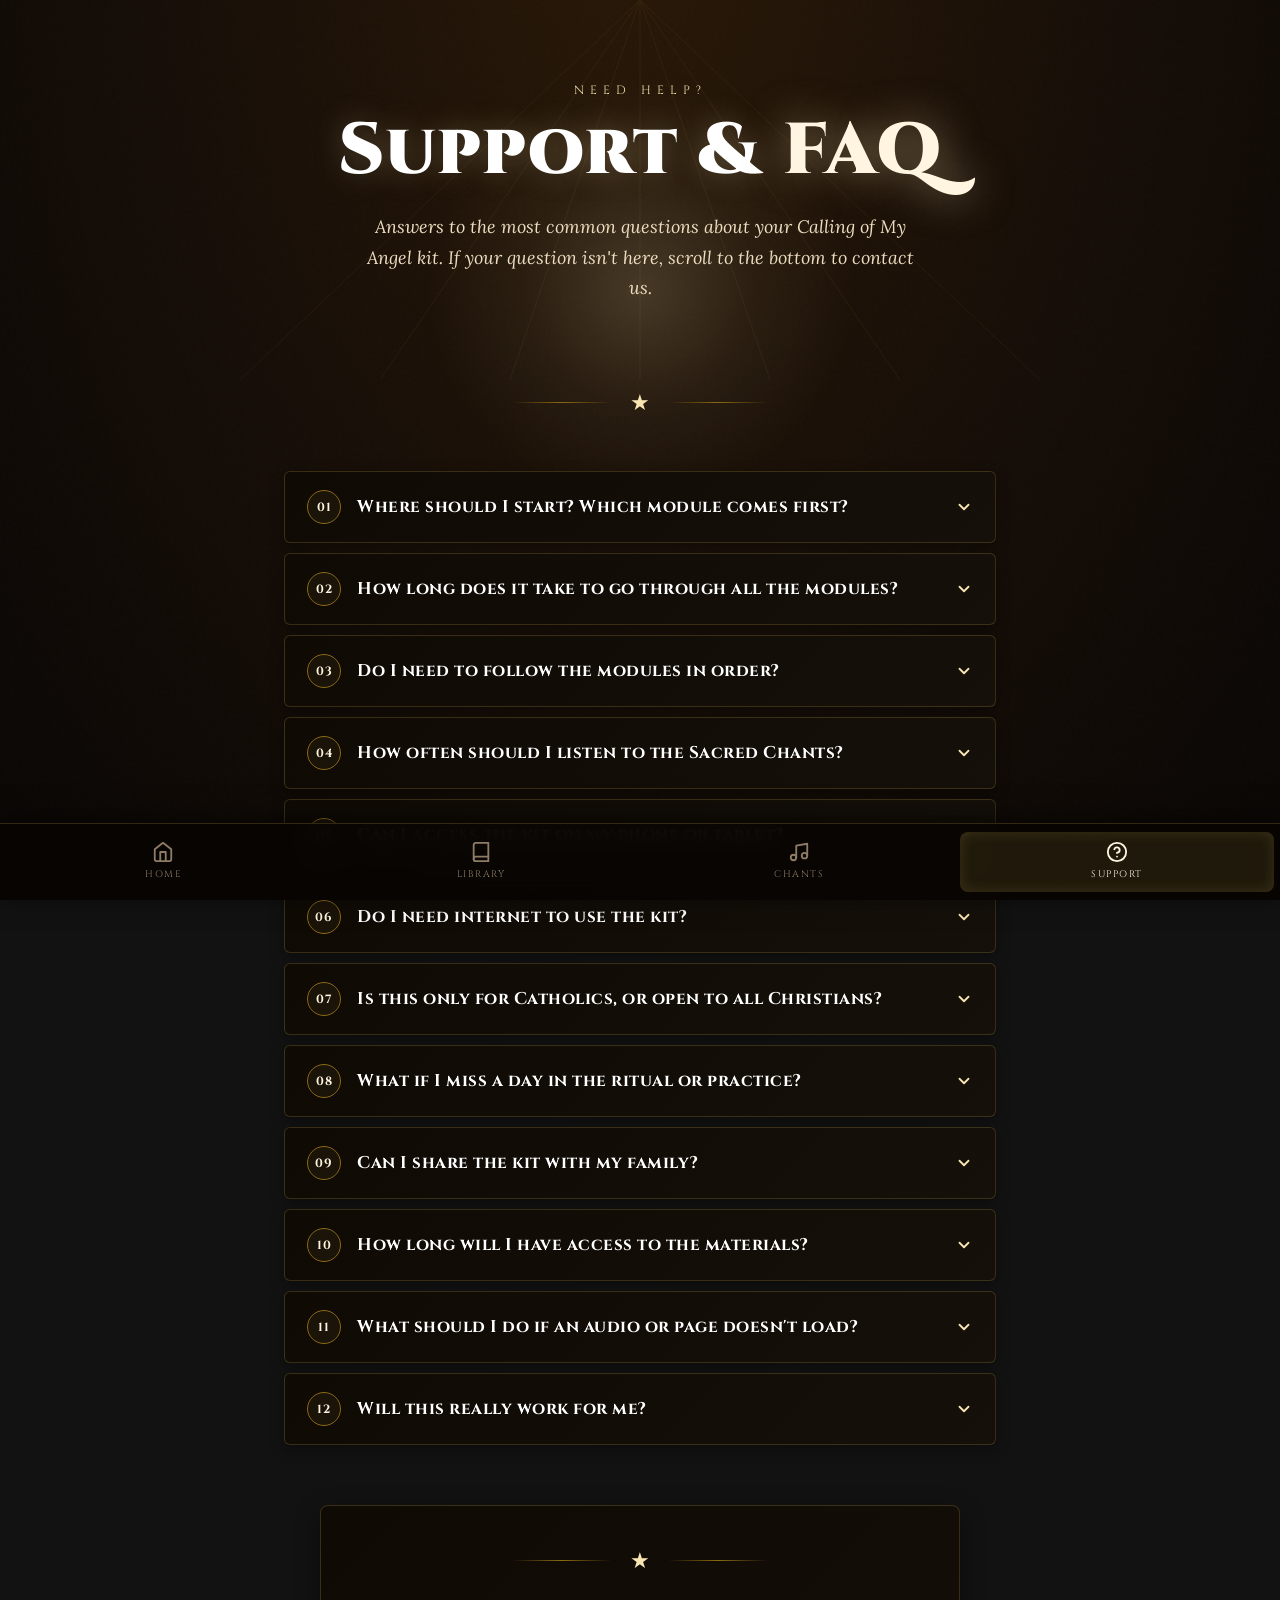
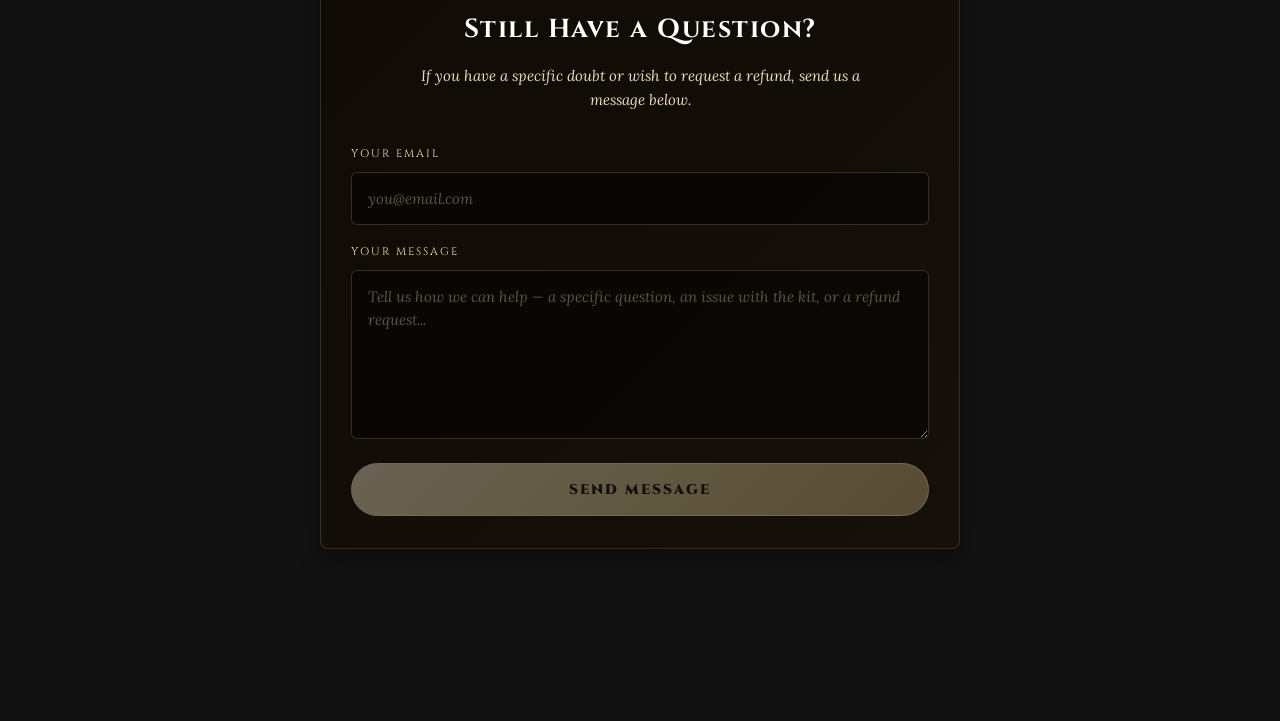
<file: support/index.html>
<!DOCTYPE html>
<html lang="en">
<head>
<meta charset="UTF-8">
<meta name="viewport" content="width=device-width, initial-scale=1.0">
<meta name="color-scheme" content="dark">
<title>Support &amp; FAQ — The Calling of My Angel</title>
<meta property="og:title" content="Support & FAQ — The Calling of My Angel">
<meta property="og:description" content="Answers to the most common questions about your sacred kit.">
<link rel="preconnect" href="https://fonts.googleapis.com">
<link rel="preconnect" href="https://fonts.gstatic.com" crossorigin>
<link href="https://fonts.googleapis.com/css2?family=Cinzel:wght@700;900&family=Lora:ital,wght@0,400;0,600;1,400&display=swap" rel="stylesheet">
<link rel="stylesheet" href="../css/style.css">
</head>
<body>

<div class="dust" aria-hidden="true">
  <span></span><span></span><span></span><span></span><span></span><span></span>
  <span></span><span></span><span></span><span></span><span></span><span></span>
</div>

<svg class="rays" viewBox="0 0 800 380" xmlns="http://www.w3.org/2000/svg">
  <g transform="translate(400,0)">
    <line x1="0" y1="0" x2="-400" y2="380" stroke="#C9A84C" stroke-width="1"/>
    <line x1="0" y1="0" x2="-260" y2="380" stroke="#C9A84C" stroke-width="1"/>
    <line x1="0" y1="0" x2="-130" y2="380" stroke="#C9A84C" stroke-width="1"/>
    <line x1="0" y1="0" x2="0"    y2="380" stroke="#C9A84C" stroke-width="1"/>
    <line x1="0" y1="0" x2="130"  y2="380" stroke="#C9A84C" stroke-width="1"/>
    <line x1="0" y1="0" x2="260"  y2="380" stroke="#C9A84C" stroke-width="1"/>
    <line x1="0" y1="0" x2="400"  y2="380" stroke="#C9A84C" stroke-width="1"/>
  </g>
</svg>

<main class="shell">
  <header class="page-header">
    <p class="page-eyebrow">Need Help?</p>
    <h1 class="page-title">Support &amp; <span class="accent">FAQ</span></h1>
    <p class="page-sub">Answers to the most common questions about your Calling of My Angel kit. If your question isn't here, scroll to the bottom to contact us.</p>
  </header>

  <div class="star-divider"><span>★</span></div>

  <section class="accordion" aria-label="Frequently asked questions">

    <div class="acc-item">
      <button class="acc-trigger" type="button">
        <span class="acc-num">01</span>
        <span class="acc-title">Where should I start? Which module comes first?</span>
        <svg class="acc-caret" width="18" height="18" viewBox="0 0 24 24" fill="none" stroke="currentColor" stroke-width="2.4" stroke-linecap="round" stroke-linejoin="round"><polyline points="6 9 12 15 18 9"/></svg>
      </button>
      <div class="acc-body">
        <p>Begin with <strong>Module I — The Calling of My Angel</strong>. It is the foundation: it teaches you how to recognize your Guardian Angel's presence, prepare your heart, and build the inner posture every other module depends on.</p>
        <p>After Module I, move into <strong>The Sacred Chants</strong> for daily practice. Then read <strong>The Dead Sea Revelation</strong>, and finally integrate everything through the <strong>Divine Body Ritual</strong>.</p>
      </div>
    </div>

    <div class="acc-item">
      <button class="acc-trigger" type="button">
        <span class="acc-num">02</span>
        <span class="acc-title">How long does it take to go through all the modules?</span>
        <svg class="acc-caret" width="18" height="18" viewBox="0 0 24 24" fill="none" stroke="currentColor" stroke-width="2.4" stroke-linecap="round" stroke-linejoin="round"><polyline points="6 9 12 15 18 9"/></svg>
      </button>
      <div class="acc-body">
        <p>There is no fixed timeline — this is a <strong>devotional kit</strong>, not a course with a finish line. Most readers take <em>1 to 2 weeks</em> to read Module I, then return to it many times. The Sacred Chants are designed for <strong>daily, ongoing</strong> use. The Dead Sea Revelation rewards slow reading. The Divine Body Ritual is meant to become part of your daily rhythm.</p>
        <p>Treat the kit as a <em>library you live with</em>, not a list to finish.</p>
      </div>
    </div>

    <div class="acc-item">
      <button class="acc-trigger" type="button">
        <span class="acc-num">03</span>
        <span class="acc-title">Do I need to follow the modules in order?</span>
        <svg class="acc-caret" width="18" height="18" viewBox="0 0 24 24" fill="none" stroke="currentColor" stroke-width="2.4" stroke-linecap="round" stroke-linejoin="round"><polyline points="6 9 12 15 18 9"/></svg>
      </button>
      <div class="acc-body">
        <p>The recommended order is the one shown in the home menu, and it produces the deepest results. <strong>Module I is the only one we strongly suggest you start with</strong> — it prepares you to receive everything else.</p>
        <p>After that, you are free to revisit any module in any order, as your soul calls for it.</p>
      </div>
    </div>

    <div class="acc-item">
      <button class="acc-trigger" type="button">
        <span class="acc-num">04</span>
        <span class="acc-title">How often should I listen to the Sacred Chants?</span>
        <svg class="acc-caret" width="18" height="18" viewBox="0 0 24 24" fill="none" stroke="currentColor" stroke-width="2.4" stroke-linecap="round" stroke-linejoin="round"><polyline points="6 9 12 15 18 9"/></svg>
      </button>
      <div class="acc-body">
        <p>Ideally, <strong>every day</strong> — even if only for 10 to 20 minutes. The early morning and the moments before sleep are the most powerful windows.</p>
        <p>The chants do not require active attention. You can play them in the background while you pray, work quietly, or rest. Consistency matters far more than duration.</p>
      </div>
    </div>

    <div class="acc-item">
      <button class="acc-trigger" type="button">
        <span class="acc-num">05</span>
        <span class="acc-title">Can I access the kit on my phone or tablet?</span>
        <svg class="acc-caret" width="18" height="18" viewBox="0 0 24 24" fill="none" stroke="currentColor" stroke-width="2.4" stroke-linecap="round" stroke-linejoin="round"><polyline points="6 9 12 15 18 9"/></svg>
      </button>
      <div class="acc-body">
        <p>Yes. The kit works on <strong>any device with a modern web browser</strong> — phone, tablet, laptop, or desktop. You can also <strong>download the PDFs to your device</strong> for offline reading. The audio chants stream from any browser; on most devices you can also save them for offline use.</p>
      </div>
    </div>

    <div class="acc-item">
      <button class="acc-trigger" type="button">
        <span class="acc-num">06</span>
        <span class="acc-title">Do I need internet to use the kit?</span>
        <svg class="acc-caret" width="18" height="18" viewBox="0 0 24 24" fill="none" stroke="currentColor" stroke-width="2.4" stroke-linecap="round" stroke-linejoin="round"><polyline points="6 9 12 15 18 9"/></svg>
      </button>
      <div class="acc-body">
        <p>You need internet the <strong>first time</strong> you open the kit, to access the page and download any material. After downloading the PDFs (and saving the audio if you choose to), you can use most of the kit <strong>completely offline</strong>.</p>
      </div>
    </div>

    <div class="acc-item">
      <button class="acc-trigger" type="button">
        <span class="acc-num">07</span>
        <span class="acc-title">Is this only for Catholics, or open to all Christians?</span>
        <svg class="acc-caret" width="18" height="18" viewBox="0 0 24 24" fill="none" stroke="currentColor" stroke-width="2.4" stroke-linecap="round" stroke-linejoin="round"><polyline points="6 9 12 15 18 9"/></svg>
      </button>
      <div class="acc-body">
        <p>The Calling of My Angel is inspired by the <strong>Christian devotional tradition</strong> — drawing from Catholic practices (Gregorian chant, guardian angels, ancient prayer), but written so that <em>any believer with an open heart</em> can practice along.</p>
        <p>Whether you are Catholic, Orthodox, Protestant, or simply seeking, you will find the path here speaks to you.</p>
      </div>
    </div>

    <div class="acc-item">
      <button class="acc-trigger" type="button">
        <span class="acc-num">08</span>
        <span class="acc-title">What if I miss a day in the ritual or practice?</span>
        <svg class="acc-caret" width="18" height="18" viewBox="0 0 24 24" fill="none" stroke="currentColor" stroke-width="2.4" stroke-linecap="round" stroke-linejoin="round"><polyline points="6 9 12 15 18 9"/></svg>
      </button>
      <div class="acc-body">
        <p>Missing a day is normal — and it does not undo your progress. <strong>Simply begin again the next day.</strong> The angels are not measuring days; they are reading the heart.</p>
        <p>What matters is the <em>posture of returning</em>. Consistency over weeks and months, not perfection within a week.</p>
      </div>
    </div>

    <div class="acc-item">
      <button class="acc-trigger" type="button">
        <span class="acc-num">09</span>
        <span class="acc-title">Can I share the kit with my family?</span>
        <svg class="acc-caret" width="18" height="18" viewBox="0 0 24 24" fill="none" stroke="currentColor" stroke-width="2.4" stroke-linecap="round" stroke-linejoin="round"><polyline points="6 9 12 15 18 9"/></svg>
      </button>
      <div class="acc-body">
        <p>Yes — your <strong>immediate household</strong> (spouse, children, parents living under the same roof) is welcome to read, listen, and pray along with you. Many readers find that practicing as a family makes the experience richer.</p>
        <p>We kindly ask that the kit not be redistributed publicly or shared with people outside your home — your purchase is what allows us to continue this work.</p>
      </div>
    </div>

    <div class="acc-item">
      <button class="acc-trigger" type="button">
        <span class="acc-num">10</span>
        <span class="acc-title">How long will I have access to the materials?</span>
        <svg class="acc-caret" width="18" height="18" viewBox="0 0 24 24" fill="none" stroke="currentColor" stroke-width="2.4" stroke-linecap="round" stroke-linejoin="round"><polyline points="6 9 12 15 18 9"/></svg>
      </button>
      <div class="acc-body">
        <p><strong>For life.</strong> Your purchase gives you permanent access to the entire kit — PDFs, audio library, and all modules. As long as we exist, the materials remain available to you at the same access link.</p>
        <p>For peace of mind, we recommend downloading the PDFs to your device so you always have a personal copy.</p>
      </div>
    </div>

    <div class="acc-item">
      <button class="acc-trigger" type="button">
        <span class="acc-num">11</span>
        <span class="acc-title">What should I do if an audio or page doesn't load?</span>
        <svg class="acc-caret" width="18" height="18" viewBox="0 0 24 24" fill="none" stroke="currentColor" stroke-width="2.4" stroke-linecap="round" stroke-linejoin="round"><polyline points="6 9 12 15 18 9"/></svg>
      </button>
      <div class="acc-body">
        <p>Most loading problems are solved by:</p>
        <p>1. <strong>Refreshing the page</strong> (close the tab and reopen the link).<br>
           2. Checking your <strong>internet connection</strong>.<br>
           3. Trying a <strong>different browser</strong> (Chrome, Safari, Firefox, Edge).<br>
           4. Clearing the browser cache.</p>
        <p>If the problem continues, reach out to support at the bottom of this page and we will help you within 24 hours.</p>
      </div>
    </div>

    <div class="acc-item">
      <button class="acc-trigger" type="button">
        <span class="acc-num">12</span>
        <span class="acc-title">Will this really work for me?</span>
        <svg class="acc-caret" width="18" height="18" viewBox="0 0 24 24" fill="none" stroke="currentColor" stroke-width="2.4" stroke-linecap="round" stroke-linejoin="round"><polyline points="6 9 12 15 18 9"/></svg>
      </button>
      <div class="acc-body">
        <p><strong>Yes — if you follow the plan and walk it with faith.</strong></p>
        <p>The Calling of My Angel is not a quick switch you flip. It is a path that asks two things from you: <em>consistency</em> (do the practice, return when you fall away) and <em>faith</em> (trust that what unfolds is being arranged for your good, even when you don't see it yet).</p>
        <p>Those who follow the plan and walk it with an open heart find that the path keeps its promise — quietly, sometimes suddenly, but always. The angels do their part. You only need to do yours.</p>
      </div>
    </div>

  </section>

  <!-- ============================================================== -->
  <!-- CONTACT / REFUND FORM                                           -->
  <!-- ============================================================== -->
  <section class="contact-section" aria-label="Contact and refund form">
    <div class="star-divider"><span>★</span></div>

    <h2 class="contact-title">Still Have a Question?</h2>
    <p class="contact-sub">
      If you have a specific doubt or wish to request a refund, send us a message below.
    </p>

    <form class="contact-form" id="contactForm" novalidate>
      <div class="field-wrap">
        <label class="field-label" for="contactEmail">Your email</label>
        <input
          type="email"
          id="contactEmail"
          class="field-input"
          placeholder="you@email.com"
          autocomplete="email"
          required
        >
      </div>

      <div class="field-wrap">
        <label class="field-label" for="contactMessage">Your message</label>
        <textarea
          id="contactMessage"
          class="field-textarea"
          rows="6"
          placeholder="Tell us how we can help — a specific question, an issue with the kit, or a refund request..."
          required
        ></textarea>
      </div>

      <button type="submit" class="contact-btn" id="contactSubmit" disabled>
        Send message
      </button>

      <p class="contact-success" id="contactSuccess" hidden>
        ✦ Your message has been sent.
      </p>
    </form>
  </section>

</main>

<style>
  /* ============== CONTACT / REFUND FORM ============== */
  .contact-section {
    max-width: 640px; margin: 60px auto 40px;
    background: linear-gradient(135deg, #0F0A04 0%, #15100A 100%);
    border: 1px solid rgba(201,168,76,0.22);
    border-radius: 8px;
    padding: 36px 30px 32px;
    box-shadow: 0 8px 24px rgba(0,0,0,0.4);
  }
  .contact-section .star-divider { margin: 0 auto 28px; max-width: 360px; }
  .contact-title {
    font-family: 'Cinzel', serif; font-size: clamp(20px, 3vw, 26px);
    font-weight: 700; color: var(--white);
    text-align: center; letter-spacing: 1.5px; margin-bottom: 12px;
  }
  .contact-sub {
    text-align: center; font-size: 15px; line-height: 1.65;
    color: var(--muted); font-style: italic;
    max-width: 460px; margin: 0 auto 32px;
  }
  .contact-form { display: flex; flex-direction: column; gap: 18px; }
  .field-wrap { display: flex; flex-direction: column; gap: 8px; }
  .field-label {
    font-family: 'Cinzel', serif; font-size: 11px; letter-spacing: 2px;
    text-transform: uppercase; color: var(--gold);
  }
  .field-input, .field-textarea {
    background: rgba(8,5,3,0.7);
    border: 1px solid rgba(201,168,76,0.25);
    border-radius: 6px;
    padding: 14px 16px;
    color: var(--cream);
    font-family: 'Lora', serif; font-size: 15px;
    line-height: 1.55;
    transition: border-color 0.2s, box-shadow 0.2s;
    outline: none;
  }
  .field-input::placeholder, .field-textarea::placeholder {
    color: rgba(142,124,102,0.65);
    font-style: italic;
  }
  .field-input:focus, .field-textarea:focus {
    border-color: var(--gold-light);
    box-shadow: 0 0 0 3px rgba(201,168,76,0.12);
  }
  .field-textarea { resize: vertical; min-height: 130px; font-family: 'Lora', serif; }

  .contact-btn {
    margin-top: 6px;
    background: linear-gradient(135deg, #F8E5B0 0%, #C9A84C 100%);
    color: #160E08; font-family: 'Cinzel', serif;
    font-size: 14px; font-weight: 900; letter-spacing: 2px;
    text-transform: uppercase;
    padding: 16px 26px; border-radius: 40px;
    border: 1px solid var(--gold-light);
    box-shadow: 0 6px 24px rgba(201,168,76,0.35), inset 0 1px 0 rgba(255,255,255,0.35);
    cursor: pointer;
    transition: transform 0.2s, box-shadow 0.2s, opacity 0.2s;
  }
  .contact-btn:hover:not(:disabled) {
    transform: translateY(-2px);
    box-shadow: 0 10px 32px rgba(201,168,76,0.5), inset 0 1px 0 rgba(255,255,255,0.45);
  }
  .contact-btn:disabled {
    opacity: 0.4;
    cursor: not-allowed;
    box-shadow: none;
    filter: grayscale(0.4);
  }

  .contact-success {
    text-align: center;
    margin-top: 14px;
    font-family: 'Cinzel', serif; font-size: 13px; letter-spacing: 2px;
    color: var(--gold-light); padding: 14px 18px;
    background: rgba(201,168,76,0.08);
    border: 1px solid rgba(201,168,76,0.32);
    border-radius: 6px;
  }

  @media (max-width: 600px) {
    .contact-section { padding: 28px 22px 26px; margin: 40px 16px 30px; }
    .field-input, .field-textarea { padding: 12px 14px; font-size: 14px; }
    .contact-btn { padding: 14px 22px; font-size: 13px; letter-spacing: 1.5px; }
  }
</style>

<script>
  (function() {
    var form = document.getElementById('contactForm');
    var emailEl = document.getElementById('contactEmail');
    var msgEl = document.getElementById('contactMessage');
    var btn = document.getElementById('contactSubmit');
    var success = document.getElementById('contactSuccess');

    function isValidEmail(v) {
      return /^[^\s@]+@[^\s@]+\.[^\s@]+$/.test(v.trim());
    }

    function updateButton() {
      var emailOk = isValidEmail(emailEl.value);
      var msgOk = msgEl.value.trim().length >= 1;
      btn.disabled = !(emailOk && msgOk);
    }

    emailEl.addEventListener('input', updateButton);
    msgEl.addEventListener('input', updateButton);

    form.addEventListener('submit', function(e) {
      e.preventDefault();
      if (btn.disabled) return;

      // No backend yet — just show success and clear the form.
      success.hidden = false;
      btn.disabled = true;
      btn.textContent = 'Sent';
      emailEl.value = '';
      msgEl.value = '';

      success.scrollIntoView({ behavior: 'smooth', block: 'center' });
    });
  })();
</script>

<nav class="bottom-nav" aria-label="Primary">
  <div class="bottom-nav-inner">
    <a class="nav-item" href="../index.html">
      <svg width="22" height="22" viewBox="0 0 24 24" fill="none" stroke="currentColor" stroke-width="2" stroke-linecap="round" stroke-linejoin="round"><path d="M3 9l9-7 9 7v11a2 2 0 0 1-2 2H5a2 2 0 0 1-2-2z"/><polyline points="9 22 9 12 15 12 15 22"/></svg>
      Home
    </a>
    <a class="nav-item" href="../library/index.html">
      <svg width="22" height="22" viewBox="0 0 24 24" fill="none" stroke="currentColor" stroke-width="2" stroke-linecap="round" stroke-linejoin="round"><path d="M4 19.5A2.5 2.5 0 0 1 6.5 17H20"/><path d="M6.5 2H20v20H6.5A2.5 2.5 0 0 1 4 19.5v-15A2.5 2.5 0 0 1 6.5 2z"/></svg>
      Library
    </a>
    <a class="nav-item" href="../chants/index.html">
      <svg width="22" height="22" viewBox="0 0 24 24" fill="none" stroke="currentColor" stroke-width="2" stroke-linecap="round" stroke-linejoin="round"><path d="M9 18V5l12-2v13"/><circle cx="6" cy="18" r="3"/><circle cx="18" cy="16" r="3"/></svg>
      Chants
    </a>
    <a class="nav-item active" href="index.html">
      <svg width="22" height="22" viewBox="0 0 24 24" fill="none" stroke="currentColor" stroke-width="2" stroke-linecap="round" stroke-linejoin="round"><circle cx="12" cy="12" r="10"/><path d="M9.09 9a3 3 0 0 1 5.83 1c0 2-3 3-3 3"/><line x1="12" y1="17" x2="12.01" y2="17"/></svg>
      Support
    </a>
  </div>
</nav>

<script src="../js/accordion.js"></script>
</body>
</html>
</file>
<file: css/style.css>
:root {
  color-scheme: dark;
  --gold: #F8E5B0;
  --gold-light: #FFF5E0;
  --gold-warm: #D4A93D;
  --gold-dark: #8B6914;
  --dark: #160E08;
  --dark2: #0A0705;
  --cream: #F5F0E8;
  --white: #FFFFFF;
  --muted: #EDDDC0;
  --dim: #8E7C66;
  --border: rgba(201,168,76,0.22);
  --border-strong: rgba(201,168,76,0.55);
}

* { margin: 0; padding: 0; box-sizing: border-box; }
html, body { min-height: 100%; }

body {
  background: radial-gradient(ellipse at 50% -10%, #2A1908 0%, #160E08 55%, #0A0705 100%);
  background-attachment: fixed;
  color: var(--cream);
  font-family: 'Lora', Georgia, serif;
  line-height: 1.7;
  padding-bottom: 92px;
  overflow-x: hidden;
  position: relative;
}

body::before {
  content: '';
  position: fixed; inset: 0;
  background-image: url("data:image/svg+xml,%3Csvg viewBox='0 0 256 256' xmlns='http://www.w3.org/2000/svg'%3E%3Cfilter id='noise'%3E%3CfeTurbulence type='fractalNoise' baseFrequency='0.9' numOctaves='4' stitchTiles='stitch'/%3E%3C/filter%3E%3Crect width='100%25' height='100%25' filter='url(%23noise)' opacity='0.04'/%3E%3C/svg%3E");
  pointer-events: none; z-index: 1; opacity: 0.3;
}

/* ============== FLOATING GOLDEN DUST ============== */
.dust { position: fixed; inset: 0; pointer-events: none; z-index: 1; overflow: hidden; }
.dust span {
  position: absolute; bottom: -20px;
  width: 2px; height: 2px; border-radius: 50%;
  background: #FFF5E0; opacity: 0;
  box-shadow: 0 0 8px #FFF5E0;
  animation: floatUp linear infinite;
}
.dust span:nth-child(1)  { left: 8%;  animation-duration: 22s; animation-delay: 0s; }
.dust span:nth-child(2)  { left: 18%; animation-duration: 28s; animation-delay: 4s; }
.dust span:nth-child(3)  { left: 28%; animation-duration: 25s; animation-delay: 2s; }
.dust span:nth-child(4)  { left: 38%; animation-duration: 30s; animation-delay: 8s; }
.dust span:nth-child(5)  { left: 48%; animation-duration: 24s; animation-delay: 1s; }
.dust span:nth-child(6)  { left: 58%; animation-duration: 27s; animation-delay: 6s; }
.dust span:nth-child(7)  { left: 68%; animation-duration: 26s; animation-delay: 3s; }
.dust span:nth-child(8)  { left: 78%; animation-duration: 29s; animation-delay: 5s; }
.dust span:nth-child(9)  { left: 88%; animation-duration: 23s; animation-delay: 7s; }
.dust span:nth-child(10) { left: 12%; animation-duration: 32s; animation-delay: 11s; width: 3px; height: 3px; }
.dust span:nth-child(11) { left: 52%; animation-duration: 34s; animation-delay: 9s; width: 3px; height: 3px; }
.dust span:nth-child(12) { left: 82%; animation-duration: 31s; animation-delay: 12s; width: 3px; height: 3px; }
@keyframes floatUp {
  0%   { transform: translateY(0) translateX(0); opacity: 0; }
  10%  { opacity: 0.9; }
  50%  { transform: translateY(-50vh) translateX(15px); opacity: 0.6; }
  90%  { opacity: 0.4; }
  100% { transform: translateY(-105vh) translateX(-10px); opacity: 0; }
}

.rays {
  position: absolute; top: 0; left: 50%; transform: translateX(-50%);
  width: 100%; max-width: 900px; height: 380px; pointer-events: none; opacity: 0.07;
  z-index: 1;
}

.shell {
  position: relative; z-index: 2;
  max-width: 760px; margin: 0 auto; padding: 50px 24px 40px;
}

/* ============== HEADER ============== */
.page-header { text-align: center; padding: 30px 0 50px; position: relative; }
.page-header::before {
  content: '';
  position: absolute;
  top: 0; left: 50%; transform: translateX(-50%);
  width: 480px; height: 480px;
  background: radial-gradient(circle, rgba(248,229,176,0.18) 0%, rgba(248,229,176,0.05) 35%, transparent 65%);
  pointer-events: none;
  z-index: -1;
  animation: haloBreath 6s ease-in-out infinite;
}
@keyframes haloBreath {
  0%, 100% { opacity: 0.6; transform: translateX(-50%) scale(0.95); }
  50%      { opacity: 1; transform: translateX(-50%) scale(1.1); }
}
.page-eyebrow {
  font-family: 'Cinzel', serif; font-size: 12px; letter-spacing: 6px;
  color: var(--gold); text-transform: uppercase; margin-bottom: 14px;
  opacity: 0; animation: fadeUp 0.7s ease forwards 0.1s;
}
.page-title {
  font-family: 'Cinzel', serif; font-size: clamp(38px, 8vw, 72px);
  font-weight: 900; color: var(--white); line-height: 1.05;
  letter-spacing: 1px;
  text-shadow: 0 0 30px rgba(248,229,176,0.25);
  opacity: 0; animation: fadeUp 0.8s ease forwards 0.2s, titleFloat 7s ease-in-out infinite 1.5s;
}
.page-title .accent {
  color: var(--gold-light);
  text-shadow: 0 0 40px rgba(248,229,176,0.5);
}
@keyframes titleFloat {
  0%, 100% { transform: translateY(0); }
  50%      { transform: translateY(-4px); }
}
.page-sub {
  font-size: clamp(15px, 2vw, 18px); color: var(--muted);
  font-style: italic; max-width: 560px; margin: 22px auto 0; line-height: 1.7;
  opacity: 0; animation: fadeUp 0.8s ease forwards 0.4s;
}

@keyframes fadeUp { from { opacity: 0; transform: translateY(20px); } to { opacity: 1; transform: translateY(0); } }

/* ============== STAR DIVIDER ============== */
.star-divider {
  display: flex; align-items: center; justify-content: center;
  gap: 18px; margin: 30px 0 50px;
}
.star-divider::before, .star-divider::after {
  content: ''; flex: 0 0 100px; height: 1px;
  background: linear-gradient(to right, transparent, var(--gold-dark), transparent);
}
.star-divider span {
  color: var(--gold); font-size: 22px;
  display: inline-block;
  animation: starPulse 3s ease-in-out infinite;
}
@keyframes starPulse {
  0%, 100% { opacity: 0.7; transform: scale(1) rotate(0deg); text-shadow: 0 0 0 rgba(248,229,176,0); }
  50%      { opacity: 1; transform: scale(1.2) rotate(180deg); text-shadow: 0 0 20px rgba(248,229,176,0.6); }
}

/* ============== HOME CARDS ============== */
.home-cards { display: grid; gap: 16px; max-width: 580px; margin: 0 auto; }
.home-card {
  display: flex; align-items: flex-start; gap: 18px;
  padding: 26px 24px;
  background: linear-gradient(135deg, #0F0A04 0%, #1A1208 100%);
  border: 1px solid var(--border);
  border-radius: 8px;
  text-decoration: none; color: inherit;
  box-shadow: 0 8px 24px rgba(0,0,0,0.4);
  transition: border-color 0.25s, transform 0.2s, box-shadow 0.25s;
  position: relative; overflow: hidden;
}
.home-card::after {
  content: ''; position: absolute; top: 0; left: -100%;
  width: 100%; height: 100%;
  background: linear-gradient(90deg, transparent, rgba(248,229,176,0.08), transparent);
  pointer-events: none;
  transition: left 0.6s ease;
}
.home-card:hover {
  border-color: var(--border-strong);
  transform: translateY(-3px);
  box-shadow: 0 14px 36px rgba(0,0,0,0.6), 0 0 30px rgba(201,168,76,0.18);
}
.home-card:hover::after { left: 100%; }
.home-card-icon {
  flex: 0 0 48px; height: 48px;
  display: flex; align-items: center; justify-content: center;
  border-radius: 50%; background: rgba(201,168,76,0.1);
  border: 1px solid rgba(201,168,76,0.4);
  color: var(--gold-light);
  position: relative;
  transition: transform 0.3s ease;
}
.home-card-icon::before {
  content: '';
  position: absolute; inset: -8px;
  border-radius: 50%;
  background: radial-gradient(circle, rgba(248,229,176,0.3) 0%, transparent 65%);
  opacity: 0; pointer-events: none;
  transition: opacity 0.3s ease;
}
.home-card:hover .home-card-icon { transform: scale(1.1) rotate(-4deg); }
.home-card:hover .home-card-icon::before { opacity: 1; animation: iconHalo 2s ease-in-out infinite; }
@keyframes iconHalo {
  0%, 100% { opacity: 0.55; transform: scale(0.95); }
  50%      { opacity: 1; transform: scale(1.2); }
}
.home-card-icon svg { width: 22px; height: 22px; position: relative; z-index: 1; }
.home-card-body { flex: 1; padding-top: 2px; }
.home-card-title {
  font-family: 'Cinzel', serif; font-size: 19px; font-weight: 700;
  color: var(--white); letter-spacing: 1px; margin-bottom: 6px;
}
.home-card-desc {
  font-size: 14px; color: var(--muted); line-height: 1.55;
}

/* ============== ACCORDION ============== */
.accordion { display: flex; flex-direction: column; gap: 10px; max-width: 720px; margin: 0 auto; }
.acc-item {
  background: linear-gradient(135deg, #0F0A04 0%, #15100A 100%);
  border: 1px solid var(--border);
  border-radius: 6px;
  overflow: hidden;
  box-shadow: 0 4px 14px rgba(0,0,0,0.35);
  transition: border-color 0.2s, box-shadow 0.25s;
}
.acc-item.open {
  border-color: var(--border-strong);
  background: linear-gradient(135deg, #15100A 0%, #1A1208 100%);
  box-shadow: 0 8px 26px rgba(0,0,0,0.5), 0 0 24px rgba(201,168,76,0.15);
}
.acc-trigger {
  width: 100%; padding: 18px 22px;
  background: transparent; border: none; cursor: pointer;
  display: flex; align-items: center; gap: 16px;
  text-align: left; color: inherit;
  font-family: 'Cinzel', serif;
  transition: background 0.2s;
}
.acc-trigger:hover { background: rgba(201,168,76,0.05); }
.acc-num {
  flex: 0 0 34px; height: 34px;
  display: flex; align-items: center; justify-content: center;
  border-radius: 50%; border: 1px solid var(--gold-dark);
  color: var(--gold-light); font-size: 12px; font-weight: 700; letter-spacing: 1px;
  background: rgba(201,168,76,0.06);
  transition: all 0.3s;
}
.acc-item.open .acc-num {
  background: linear-gradient(135deg, #D4A93D 0%, #8B6914 100%);
  color: #160E08;
  border-color: var(--gold-light);
  box-shadow: 0 0 14px rgba(248,229,176,0.4);
}
.acc-title {
  flex: 1;
  font-size: clamp(15px, 2vw, 17px); font-weight: 700;
  color: var(--white); letter-spacing: 0.5px; line-height: 1.35;
}
.acc-caret {
  flex: 0 0 auto; color: var(--gold);
  transition: transform 0.25s ease;
}
.acc-item.open .acc-caret { transform: rotate(180deg); }
.acc-body {
  display: none;
  padding: 0 22px 24px 72px;
  color: var(--muted);
  font-size: 16px; line-height: 1.85;
}
.acc-item.open .acc-body { display: block; animation: accFade 0.35s ease; }
@keyframes accFade {
  from { opacity: 0; transform: translateY(-4px); }
  to { opacity: 1; transform: translateY(0); }
}
.acc-body p { margin-bottom: 14px; }
.acc-body p:last-child { margin-bottom: 0; }
.acc-body strong { color: var(--cream); font-weight: 600; }
.acc-body em { color: var(--gold-light); font-style: italic; }

/* ============== CHANTS — track selector ============== */
.tracks-section { max-width: 720px; margin: 0 auto; }
.tracks-eyebrow {
  font-family: 'Cinzel', serif; font-size: 12px; letter-spacing: 4px;
  color: var(--gold); text-transform: uppercase; text-align: center; margin-bottom: 18px;
}
.track-list { display: flex; flex-direction: column; gap: 10px; }
.track-btn {
  width: 100%; padding: 18px 22px;
  background: linear-gradient(135deg, #0F0A04 0%, #15100A 100%);
  border: 1px solid var(--border);
  border-radius: 6px;
  display: flex; align-items: center; gap: 16px;
  text-align: left; cursor: pointer; color: inherit;
  font-family: 'Cinzel', serif;
  box-shadow: 0 4px 14px rgba(0,0,0,0.3);
  transition: all 0.2s;
}
.track-btn:hover, .track-btn.active {
  border-color: var(--gold-light);
  background: linear-gradient(135deg, #1A1208 0%, #221708 100%);
  box-shadow: 0 6px 22px rgba(0,0,0,0.4), 0 0 25px rgba(201,168,76,0.18);
}
.track-arrow {
  flex: 0 0 auto; color: var(--gold);
  transition: transform 0.25s;
}
.track-btn.active .track-arrow { transform: rotate(90deg); }
.track-name {
  flex: 1; font-size: 15px; font-weight: 700; letter-spacing: 0.5px;
  color: var(--white); line-height: 1.3;
}

/* Now Listening panel */
.now-listening {
  display: none;
  margin-top: 30px;
  padding: 28px 22px;
  background: linear-gradient(135deg, #0F0A04 0%, #1A1208 100%);
  border: 1px solid var(--gold-dark);
  border-radius: 8px;
  box-shadow: 0 10px 32px rgba(0,0,0,0.55), 0 0 40px rgba(201,168,76,0.15);
}
.now-listening.active {
  display: block;
  animation: accFade 0.4s ease, panelGlow 4s ease-in-out infinite 0.4s;
}
@keyframes panelGlow {
  0%, 100% { box-shadow: 0 10px 32px rgba(0,0,0,0.55), 0 0 30px rgba(201,168,76,0.12); }
  50%      { box-shadow: 0 10px 32px rgba(0,0,0,0.55), 0 0 50px rgba(201,168,76,0.3); }
}
.now-eyebrow {
  font-family: 'Cinzel', serif; font-size: 11px; letter-spacing: 4px;
  color: var(--gold); text-transform: uppercase; text-align: center; margin-bottom: 8px;
}
.now-title {
  font-family: 'Cinzel', serif; font-size: clamp(20px, 3vw, 26px); font-weight: 900;
  color: var(--white); text-align: center; margin-bottom: 22px; line-height: 1.2;
}
.now-player { margin: 0 auto 18px; max-width: 100%; min-height: 100px; }
.back-btn {
  display: flex; align-items: center; justify-content: center; gap: 8px;
  margin: 0 auto; padding: 10px 22px;
  background: transparent; border: 1px solid rgba(201,168,76,0.3);
  border-radius: 40px; color: var(--gold);
  font-family: 'Cinzel', serif; font-size: 11px; letter-spacing: 2px;
  text-transform: uppercase; cursor: pointer;
  transition: all 0.2s;
}
.back-btn:hover { border-color: var(--gold-light); color: var(--gold-light); background: rgba(201,168,76,0.06); }
.back-btn svg { width: 14px; height: 14px; }

/* ============== SUMMARY (collapsible long-form) ============== */
.summary-block {
  max-width: 720px; margin: 50px auto 0;
  background: linear-gradient(135deg, #0F0A04 0%, #15100A 100%);
  border: 1px solid var(--border);
  border-radius: 8px;
  overflow: hidden;
  box-shadow: 0 6px 20px rgba(0,0,0,0.35);
}
.summary-trigger {
  width: 100%; padding: 22px 26px;
  background: transparent; border: none; cursor: pointer;
  display: flex; align-items: center; justify-content: space-between; gap: 16px;
  text-align: left; color: inherit;
  font-family: 'Cinzel', serif; font-size: 16px; font-weight: 700;
  color: var(--white); letter-spacing: 1px;
  transition: background 0.2s;
}
.summary-trigger:hover { background: rgba(201,168,76,0.05); }
.summary-trigger svg { color: var(--gold); transition: transform 0.25s; flex-shrink: 0; }
.summary-block.open .summary-trigger svg { transform: rotate(180deg); }
.summary-body {
  display: none;
  padding: 0 26px 28px;
  color: var(--muted);
  font-size: 16px; line-height: 1.9;
}
.summary-block.open .summary-body { display: block; animation: accFade 0.35s ease; }
.summary-body p { margin-bottom: 16px; }
.summary-body p:last-child { margin-bottom: 0; }
.summary-body strong { color: var(--cream); font-weight: 600; }
.summary-body em { color: var(--gold-light); font-style: italic; }

/* ============== DOWNLOAD BUTTONS ============== */
.download-section { max-width: 720px; margin: 50px auto 30px; text-align: center; }
.download-stack { display: flex; flex-direction: column; gap: 12px; align-items: center; }
.download-btn {
  display: inline-flex; align-items: center; justify-content: center; gap: 10px;
  padding: 18px 32px;
  background: linear-gradient(135deg, #D4A93D 0%, #8B6914 100%);
  color: #160E08;
  font-family: 'Cinzel', serif; font-size: 13px; font-weight: 900; letter-spacing: 2px;
  text-transform: uppercase; text-decoration: none;
  border-radius: 40px; border: 1px solid var(--gold-light);
  box-shadow: 0 8px 30px rgba(212,169,61,0.45), inset 0 1px 0 rgba(255,255,255,0.3);
  transition: all 0.2s;
  min-width: 280px;
  position: relative; overflow: hidden;
  animation: btnGlow 3.5s ease-in-out infinite;
}
.download-btn::before {
  content: ''; position: absolute; top: 0; left: -100%;
  width: 100%; height: 100%;
  background: linear-gradient(90deg, transparent, rgba(255,255,255,0.5), transparent);
  animation: btnShimmer 3s infinite 1.5s;
  pointer-events: none;
}
@keyframes btnShimmer { 0% { left: -100%; } 60% { left: 200%; } 100% { left: 200%; } }
@keyframes btnGlow {
  0%, 100% { box-shadow: 0 8px 30px rgba(212,169,61,0.45), inset 0 1px 0 rgba(255,255,255,0.3); }
  50%      { box-shadow: 0 10px 42px rgba(212,169,61,0.7), inset 0 1px 0 rgba(255,255,255,0.45); }
}
.download-btn:hover {
  transform: translateY(-3px) scale(1.01);
  box-shadow: 0 14px 44px rgba(212,169,61,0.7), inset 0 1px 0 rgba(255,255,255,0.5);
}
.download-btn svg { width: 16px; height: 16px; position: relative; z-index: 1; }
.download-btn-secondary {
  background: transparent; color: var(--gold);
  border: 1px solid var(--gold-dark);
  box-shadow: none;
  animation: none;
}
.download-btn-secondary::before { display: none; }
.download-btn-secondary:hover {
  background: rgba(201,168,76,0.08);
  color: var(--gold-light); border-color: var(--gold-light);
  transform: translateY(-2px);
}

/* ============== BOTTOM NAV ============== */
.bottom-nav {
  position: fixed; bottom: 0; left: 0; right: 0;
  z-index: 1000;
  background: rgba(8,5,3,0.92);
  backdrop-filter: blur(12px); -webkit-backdrop-filter: blur(12px);
  border-top: 1px solid var(--border);
  box-shadow: 0 -4px 24px rgba(0,0,0,0.6);
  padding: 8px 6px max(8px, env(safe-area-inset-bottom));
}
.bottom-nav-inner {
  width: 100%; margin: 0 auto;
  display: grid; grid-template-columns: repeat(4, 1fr); gap: 4px;
}
.nav-item {
  display: flex; flex-direction: column; align-items: center; gap: 4px;
  padding: 9px 4px;
  text-decoration: none; color: var(--dim);
  font-family: 'Cinzel', serif; font-size: 9.5px; letter-spacing: 1.5px;
  text-transform: uppercase;
  border-radius: 8px;
  transition: color 0.2s, background 0.2s;
}
.nav-item:hover { color: var(--gold); }
.nav-item.active {
  color: var(--gold-light);
  background: rgba(201,168,76,0.12);
  box-shadow: inset 0 0 14px rgba(201,168,76,0.18);
}
.nav-item svg { width: 22px; height: 22px; }

/* ============== 404 ============== */
.notfound { text-align: center; padding: 100px 24px 60px; }
.notfound h1 {
  font-family: 'Cinzel', serif; font-size: clamp(72px, 14vw, 120px); font-weight: 900;
  color: var(--gold-light); letter-spacing: 6px; line-height: 1; margin-bottom: 14px;
  text-shadow: 0 0 40px rgba(240,208,128,0.4);
  animation: titleFloat 7s ease-in-out infinite;
}
.notfound p {
  color: var(--muted); font-style: italic; font-size: 17px; margin-bottom: 36px;
}

/* ============== RESPONSIVE ============== */
@media (max-width: 600px) {
  .shell { padding: 36px 16px 20px; }
  body { padding-bottom: 78px; }
  .page-header { padding: 16px 0 36px; }
  .page-header::before { width: 320px; height: 320px; }
  .home-card { padding: 22px 18px; gap: 14px; }
  .home-card-icon { flex: 0 0 42px; height: 42px; }
  .home-card-icon svg { width: 20px; height: 20px; }
  .home-card-title { font-size: 17px; }
  .acc-trigger { padding: 16px 18px; gap: 12px; }
  .acc-num { flex: 0 0 30px; height: 30px; font-size: 11px; }
  .acc-body { padding: 0 18px 22px 60px; font-size: 15px; }
  .summary-trigger { padding: 18px 20px; font-size: 15px; }
  .summary-body { padding: 0 20px 24px; font-size: 15px; }
  .track-btn { padding: 16px 18px; gap: 12px; }
  .track-name { font-size: 14px; }
  .nav-item { font-size: 9px; letter-spacing: 1px; }
  .nav-item svg { width: 20px; height: 20px; }
  .download-btn { padding: 15px 24px; font-size: 12px; min-width: 240px; }
  .star-divider::before, .star-divider::after { flex: 0 0 60px; }
}

/* Reduced-motion safety */
@media (prefers-reduced-motion: reduce) {
  *, *::before, *::after { animation-duration: 0.01ms !important; animation-iteration-count: 1 !important; transition-duration: 0.01ms !important; }
  .dust { display: none; }
}

/* ============== BACK TO LIBRARY (top of each module page) ============== */
.back-to-library {
  display: inline-flex; align-items: center; gap: 8px;
  margin: 6px 0 16px;
  padding: 8px 16px 8px 12px;
  background: transparent;
  border: 1px solid rgba(201,168,76,0.28);
  border-radius: 30px;
  color: var(--gold);
  font-family: 'Cinzel', serif; font-size: 11px; font-weight: 700;
  letter-spacing: 2px; text-transform: uppercase;
  text-decoration: none;
  transition: border-color 0.2s, color 0.2s, background 0.2s, transform 0.2s;
}
.back-to-library:hover {
  border-color: var(--gold-light);
  color: var(--gold-light);
  background: rgba(201,168,76,0.08);
  transform: translateX(-2px);
}
.back-to-library svg { width: 14px; height: 14px; }

/* ============== PDF ACCESS BUTTONS (top of each module page) ============== */
.pdf-actions {
  display: flex; gap: 12px; flex-wrap: wrap;
  justify-content: center; align-items: center;
  max-width: 560px; margin: 0 auto 40px;
}
.pdf-btn {
  display: inline-flex; align-items: center; justify-content: center; gap: 10px;
  padding: 16px 28px;
  background: linear-gradient(135deg, #D4A93D 0%, #8B6914 100%);
  color: #160E08;
  font-family: 'Cinzel', serif; font-size: 13px; font-weight: 900; letter-spacing: 2px;
  text-transform: uppercase; text-decoration: none;
  border-radius: 40px; border: 1px solid var(--gold-light);
  box-shadow: 0 8px 24px rgba(212,169,61,0.4), inset 0 1px 0 rgba(255,255,255,0.35);
  cursor: pointer; flex: 1; min-width: 200px; max-width: 280px;
  transition: transform 0.2s, box-shadow 0.2s;
}
.pdf-btn:hover { transform: translateY(-2px); box-shadow: 0 12px 32px rgba(212,169,61,0.55); }
.pdf-btn svg { width: 18px; height: 18px; }
.pdf-btn-secondary {
  background: transparent; color: var(--gold);
  border: 1px solid var(--gold-dark);
  box-shadow: none;
}
.pdf-btn-secondary:hover {
  background: rgba(201,168,76,0.08);
  color: var(--gold-light); border-color: var(--gold-light);
  box-shadow: 0 6px 18px rgba(0,0,0,0.4);
}

/* ============== PDF MODAL (fullscreen viewer) ============== */
.pdf-modal {
  position: fixed; inset: 0; z-index: 9999;
  background: rgba(0,0,0,0.92);
  display: none;
  flex-direction: column;
  animation: pdfFadeIn 0.25s ease;
}
.pdf-modal.active { display: flex; }
@keyframes pdfFadeIn { from { opacity: 0; } to { opacity: 1; } }

.pdf-modal-header {
  display: flex; align-items: center; justify-content: space-between;
  padding: 14px 18px;
  background: linear-gradient(135deg, #0F0A04 0%, #1A1208 100%);
  border-bottom: 1px solid rgba(201,168,76,0.3);
  flex-shrink: 0;
}
.pdf-modal-title {
  font-family: 'Cinzel', serif; font-size: 14px; letter-spacing: 1.5px;
  color: var(--gold-light); font-weight: 700;
  text-transform: uppercase;
  flex: 1; padding-right: 12px;
  white-space: nowrap; overflow: hidden; text-overflow: ellipsis;
}
.pdf-modal-close {
  background: transparent; border: 1px solid rgba(201,168,76,0.4);
  color: var(--gold); width: 38px; height: 38px;
  border-radius: 50%; cursor: pointer;
  display: flex; align-items: center; justify-content: center;
  transition: all 0.2s; flex-shrink: 0;
}
.pdf-modal-close:hover { border-color: var(--gold-light); color: var(--gold-light); background: rgba(201,168,76,0.1); }
.pdf-modal-close svg { width: 18px; height: 18px; }

.pdf-modal-body {
  flex: 1;
  background: #1A1208;
  overflow: hidden;
  position: relative;
}
.pdf-modal-iframe {
  width: 100%; height: 100%;
  border: none;
  display: block;
}
.pdf-modal-fallback {
  position: absolute; inset: 0;
  display: flex; flex-direction: column; align-items: center; justify-content: center;
  padding: 24px; text-align: center;
  color: var(--cream); pointer-events: none;
  opacity: 0;
}
.pdf-modal-fallback.show { opacity: 1; pointer-events: auto; }
.pdf-modal-fallback h3 {
  font-family: 'Cinzel', serif; font-size: 18px; color: var(--gold-light);
  margin-bottom: 14px;
}
.pdf-modal-fallback p { font-size: 14px; color: var(--muted); margin-bottom: 20px; max-width: 380px; }
.pdf-modal-fallback a {
  display: inline-block; padding: 14px 28px;
  background: linear-gradient(135deg, #D4A93D 0%, #8B6914 100%);
  color: #160E08; font-family: 'Cinzel', serif;
  font-size: 13px; font-weight: 900; letter-spacing: 2px;
  text-transform: uppercase; text-decoration: none;
  border-radius: 40px;
}

body.pdf-modal-open { overflow: hidden; }
</file>
